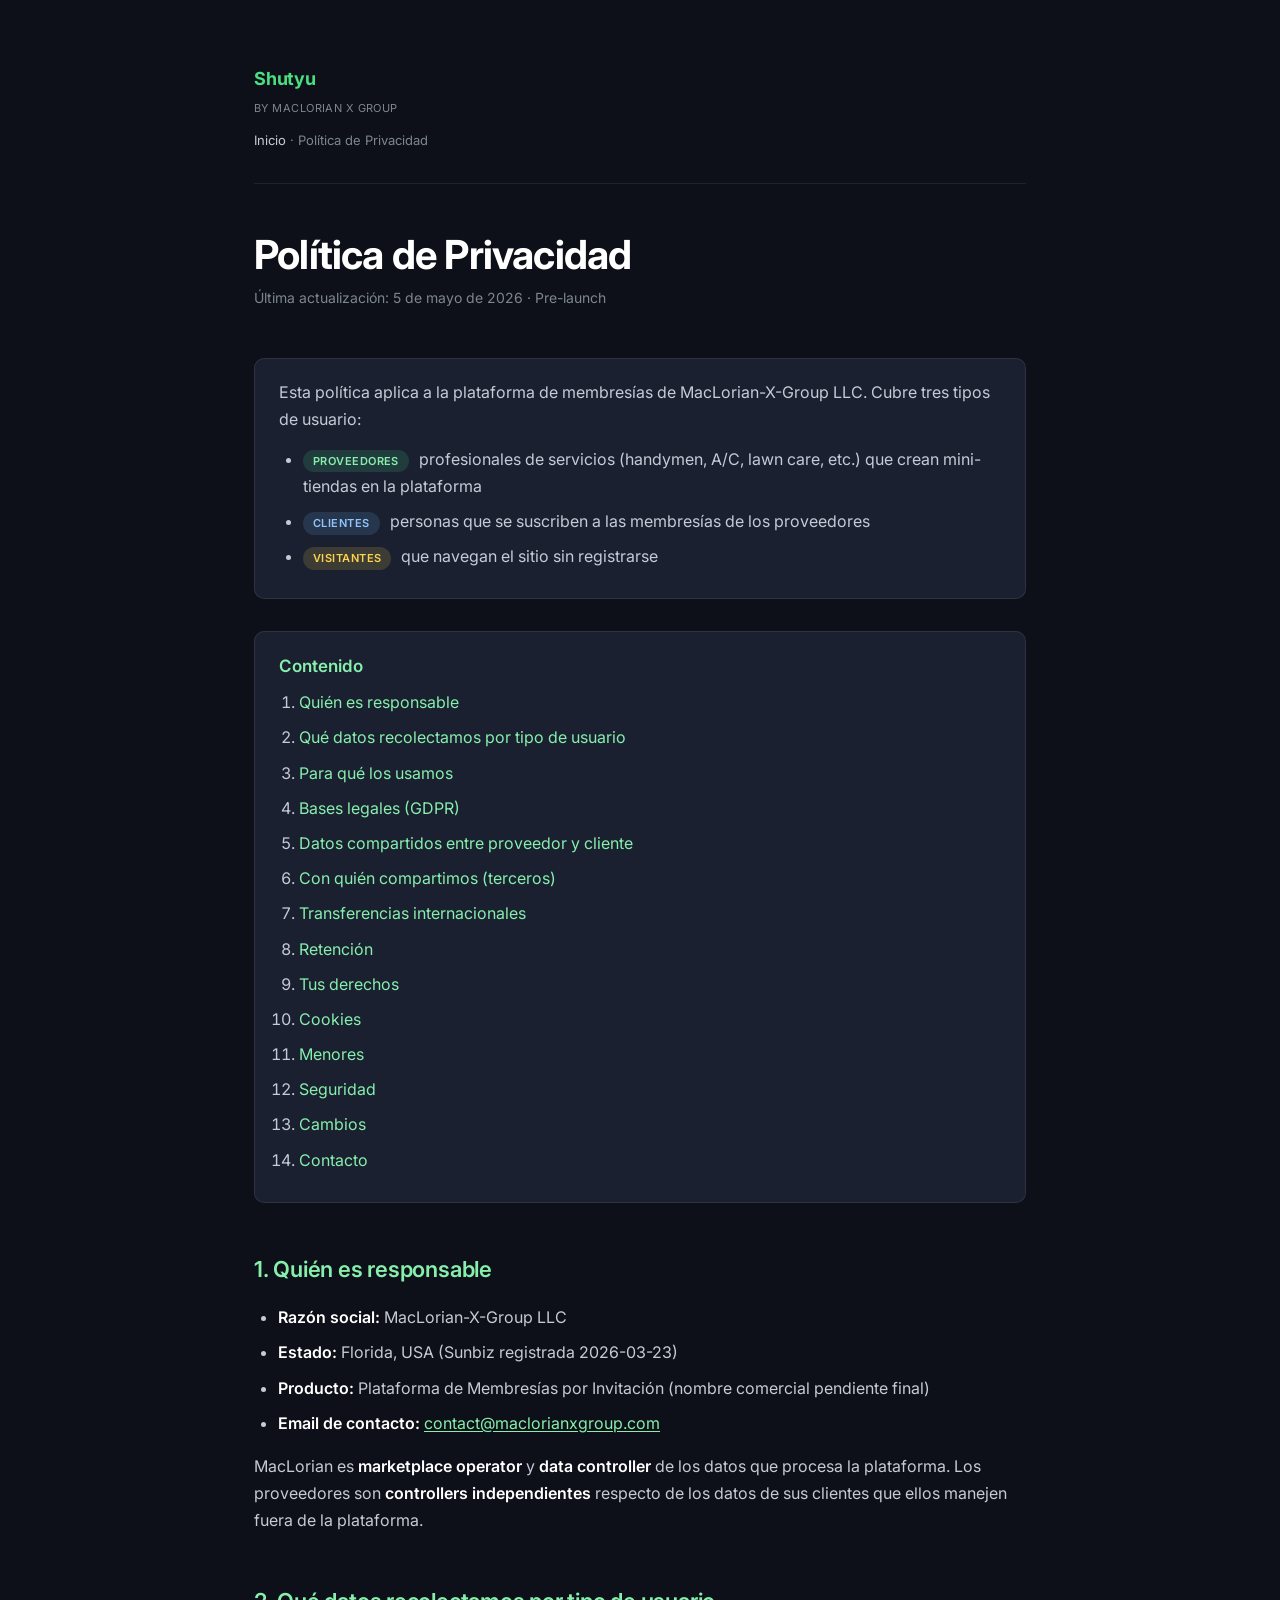
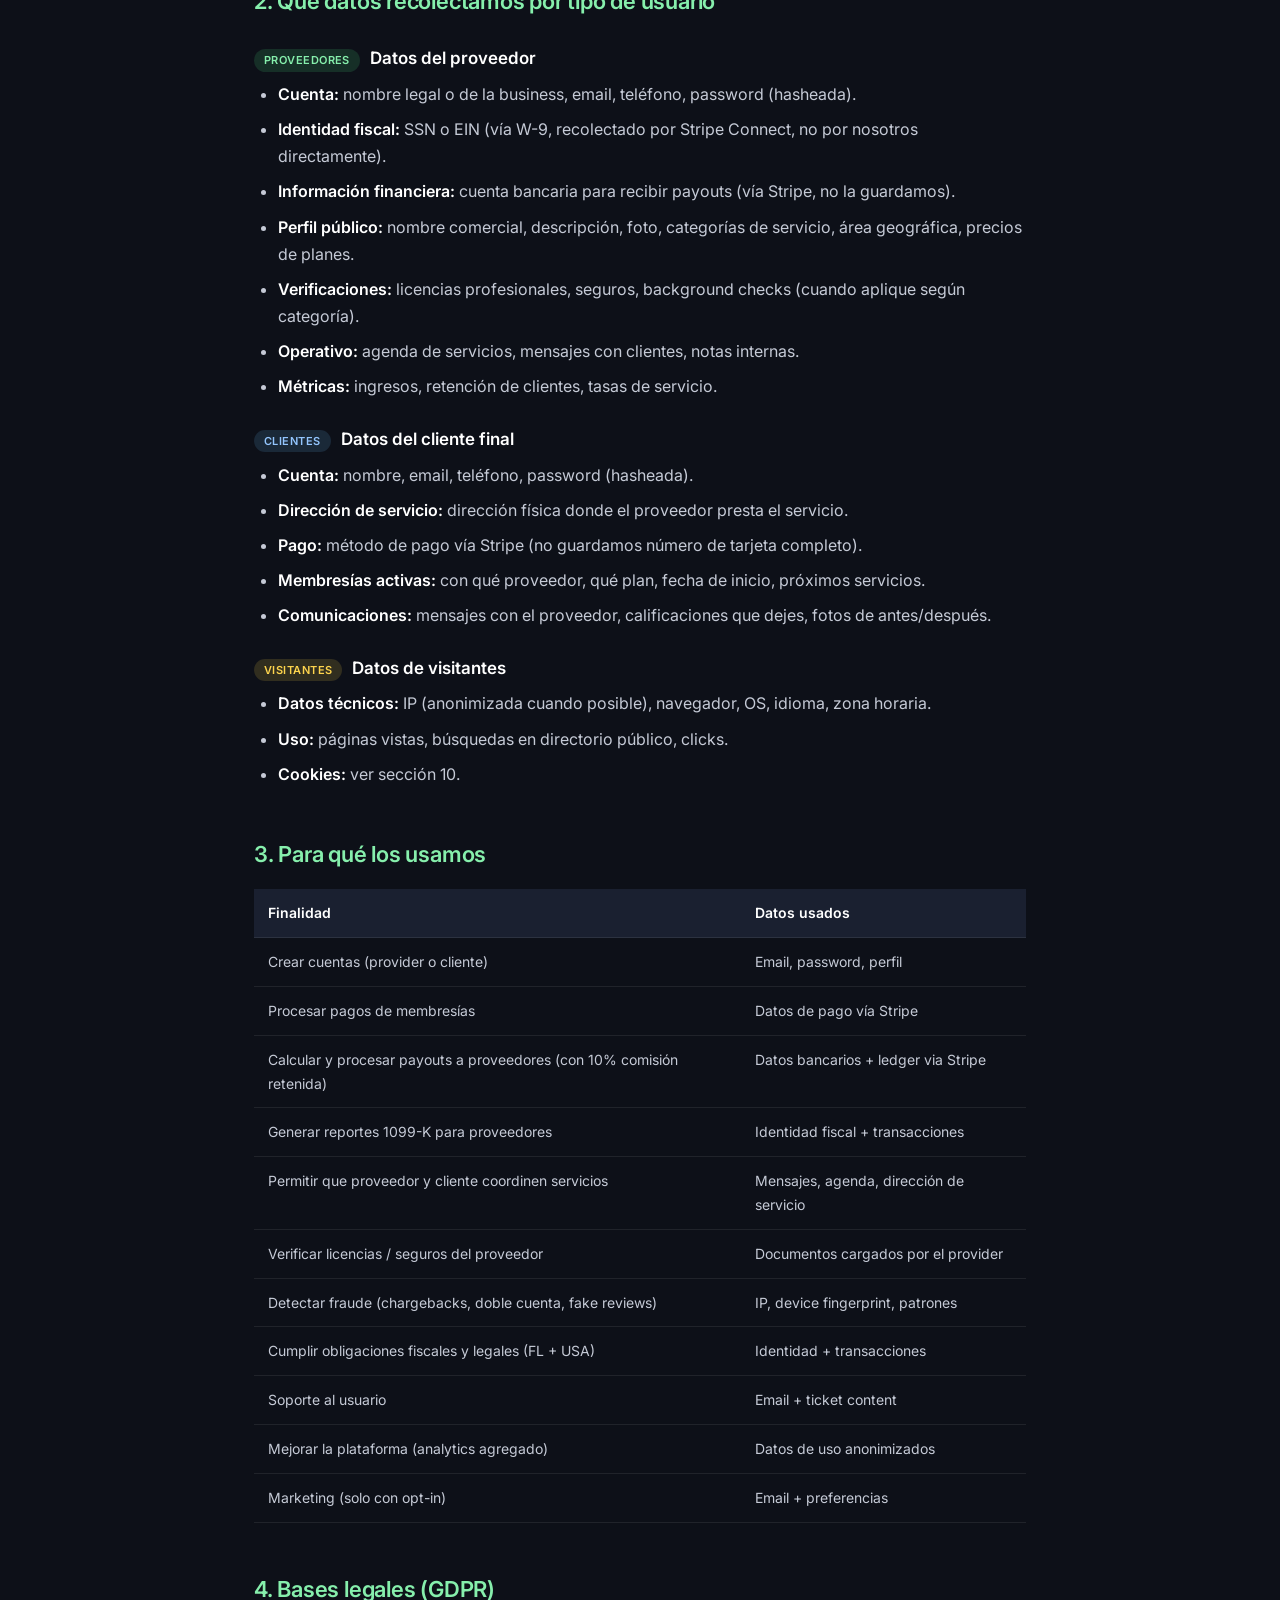
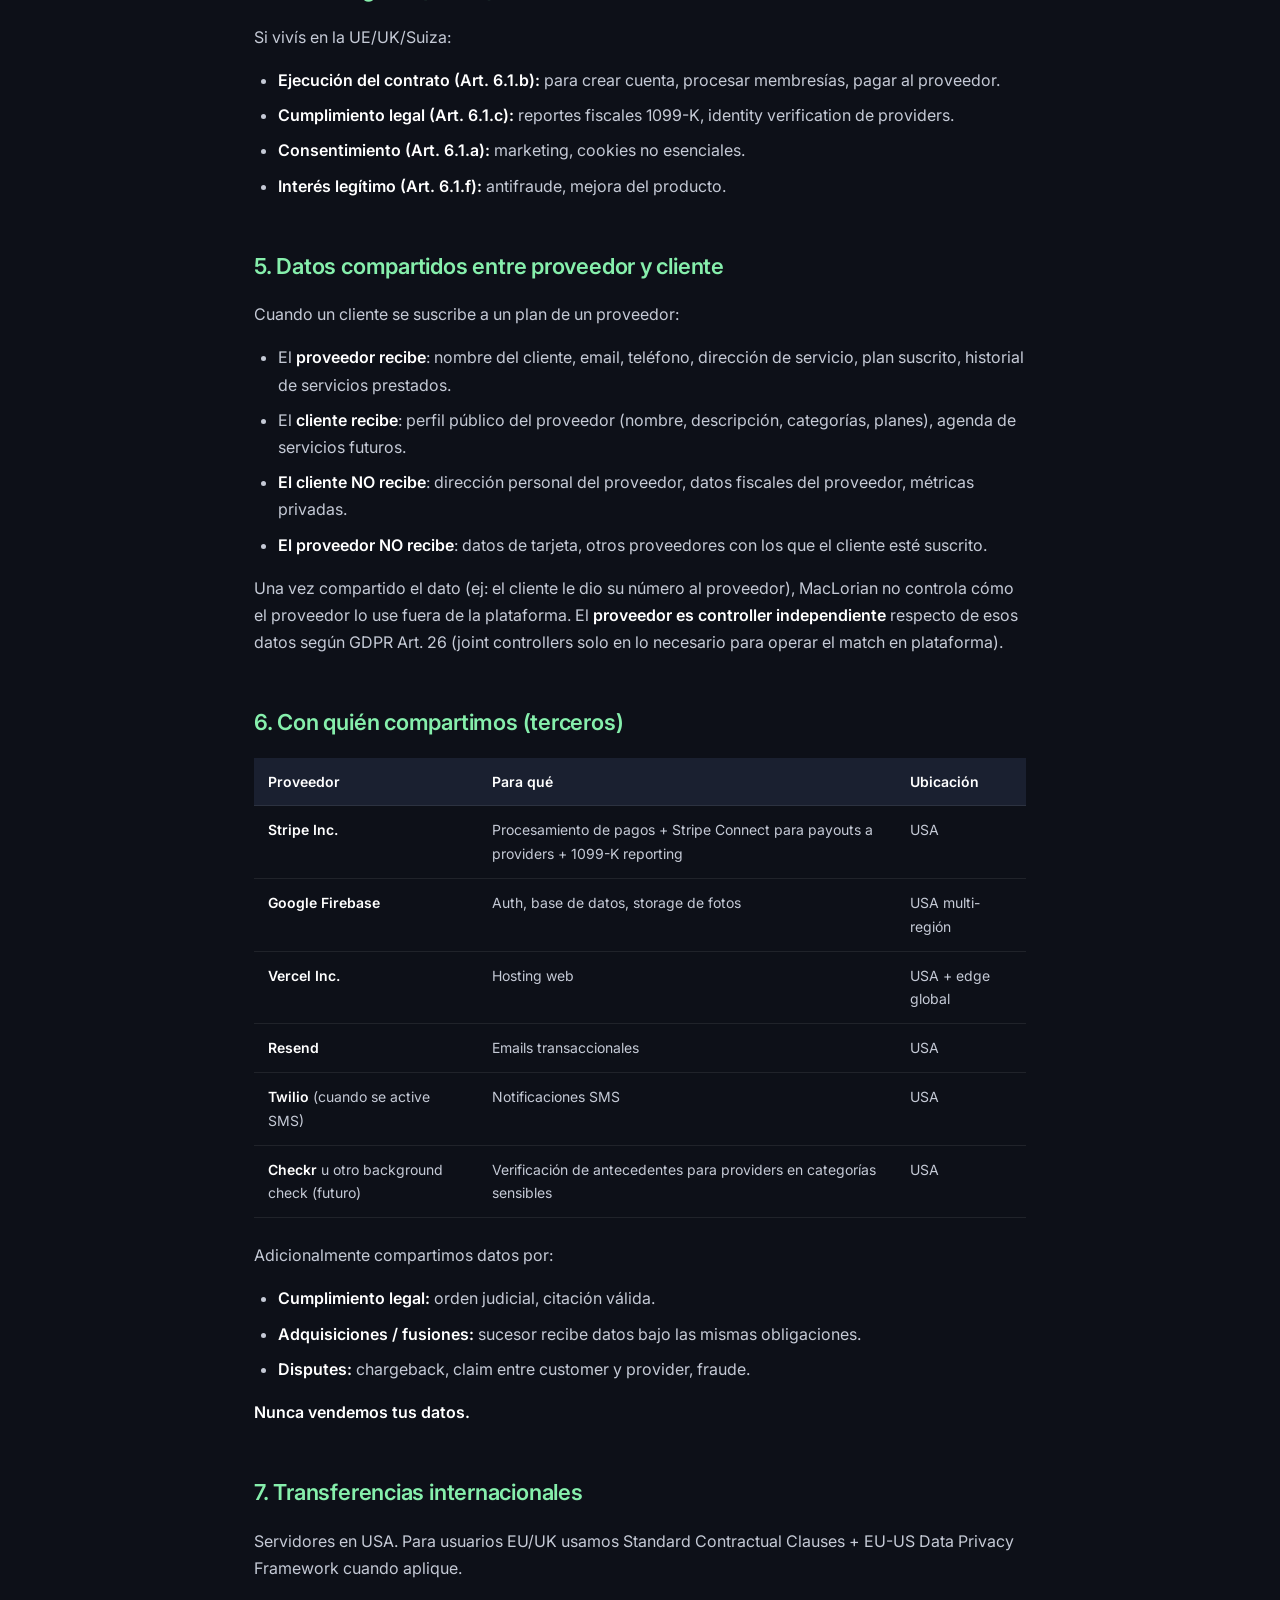
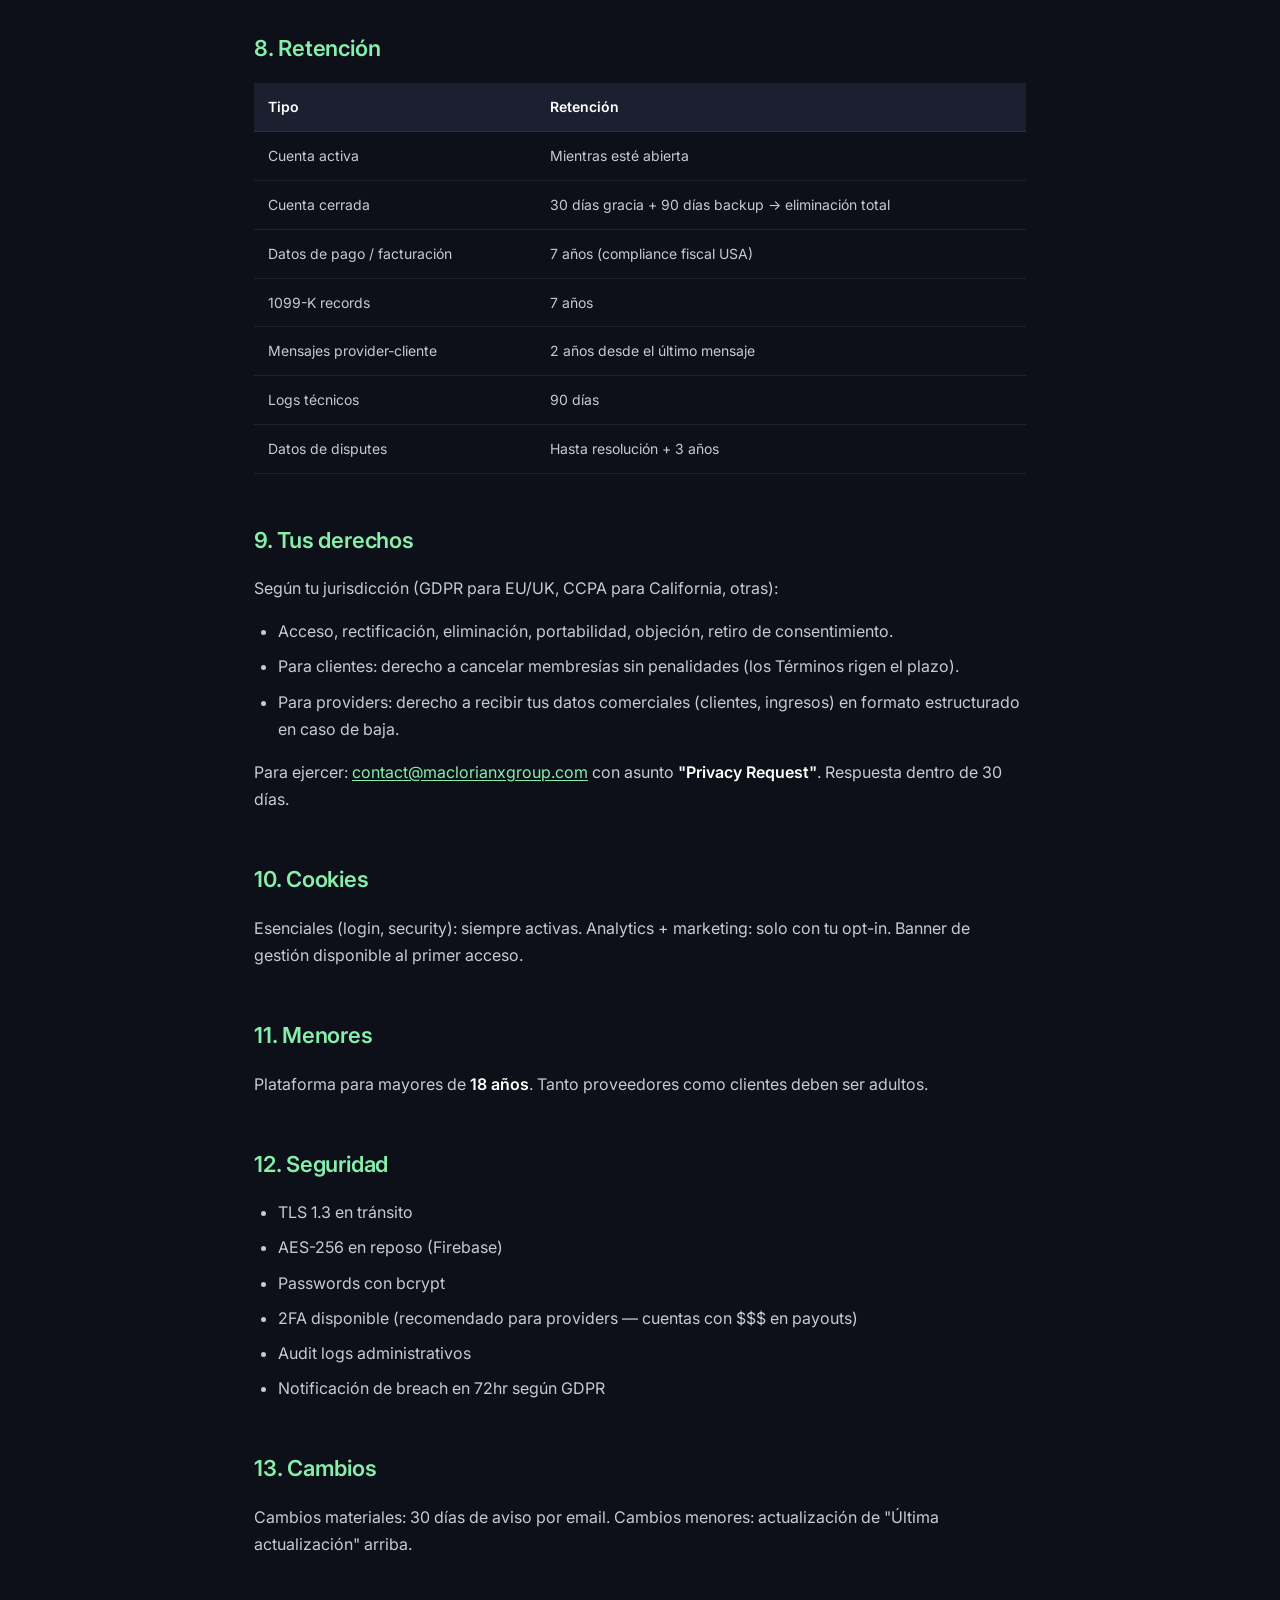
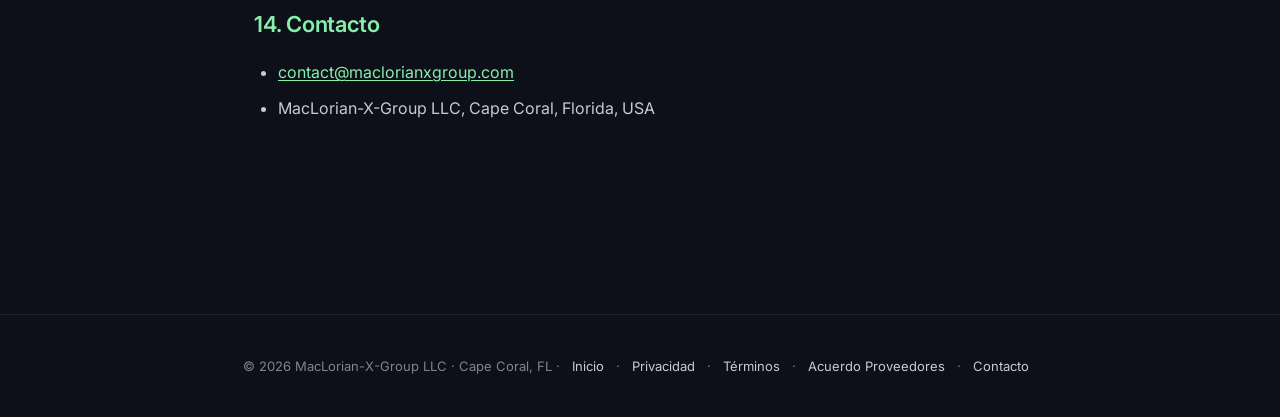
<file: campana-web/privacy/index.html>
<!DOCTYPE html>
<html lang="es">
<head>
<meta charset="UTF-8">
<meta name="viewport" content="width=device-width, initial-scale=1.0">
<meta name="description" content="Política de Privacidad de la plataforma de membresías de MacLorian X Group. Cómo manejamos los datos de proveedores y clientes.">
<meta name="theme-color" content="#0d1018">
<title>Política de Privacidad · Shutyu · MacLorian X Group</title>
<link rel="preconnect" href="https://fonts.googleapis.com">
<link rel="preconnect" href="https://fonts.gstatic.com" crossorigin>
<link href="https://fonts.googleapis.com/css2?family=Inter:wght@400;500;600;700&display=swap" rel="stylesheet">
<style>
:root {
  --bg: #0d1018;
  --bg-2: #131722;
  --surface: #1a2030;
  --surface-elev: #232a3d;
  --ink: #ffffff;
  --ink-soft: #c5cad6;
  --ink-mute: #7d8590;
  --rule: rgba(255,255,255,0.08);
  --accent: #4ade80;
  --accent-soft: #86efac;
  --warn: #fbbf24;
}
* { box-sizing: border-box; margin: 0; padding: 0; }
html { scroll-behavior: smooth; }
body { font-family: 'Inter', system-ui, -apple-system, sans-serif; background: var(--bg); color: var(--ink); line-height: 1.7; font-size: 16px; min-height: 100vh; }
.container { max-width: 820px; margin: 0 auto; padding: 64px 24px 96px; }
header { padding-bottom: 32px; border-bottom: 1px solid var(--rule); margin-bottom: 48px; }
.brand { font-size: 18px; font-weight: 700; color: var(--accent); letter-spacing: -0.01em; }
.brand a { color: inherit; text-decoration: none; }
.brand small { display: block; font-size: 11px; color: var(--ink-mute); font-weight: 400; margin-top: 4px; letter-spacing: 0.04em; text-transform: uppercase; }
.crumb { color: var(--ink-mute); font-size: 13px; margin-top: 12px; }
.crumb a { color: var(--ink-soft); text-decoration: none; }
.crumb a:hover { color: var(--accent); }
h1 { font-size: clamp(30px, 5vw, 40px); font-weight: 700; letter-spacing: -0.02em; margin: 32px 0 8px; line-height: 1.15; }
.updated { color: var(--ink-mute); font-size: 14px; margin-bottom: 48px; }
h2 { font-size: 22px; font-weight: 600; margin: 48px 0 16px; color: var(--accent-soft); letter-spacing: -0.01em; }
h3 { font-size: 17px; font-weight: 600; margin: 24px 0 8px; color: var(--ink); }
p { margin-bottom: 16px; color: var(--ink-soft); }
ul, ol { padding-left: 24px; margin-bottom: 16px; color: var(--ink-soft); }
li { margin-bottom: 8px; }
strong { color: var(--ink); font-weight: 600; }
a { color: var(--accent-soft); text-decoration: underline; text-underline-offset: 2px; }
a:hover { color: var(--accent); }
table { width: 100%; border-collapse: collapse; margin: 16px 0 24px; font-size: 14px; }
th, td { padding: 12px 14px; border-bottom: 1px solid var(--rule); text-align: left; vertical-align: top; }
th { background: var(--surface); color: var(--ink); font-weight: 600; }
td { color: var(--ink-soft); }
.box { background: var(--surface); border: 1px solid var(--rule); border-radius: 10px; padding: 20px 24px; margin: 24px 0; }
.box.warn { border-color: rgba(251,191,36,0.35); background: rgba(251,191,36,0.06); }
.toc { background: var(--surface); border: 1px solid var(--rule); border-radius: 10px; padding: 20px 24px; margin: 32px 0; }
.toc h3 { margin-top: 0; color: var(--accent-soft); }
.toc ol { margin: 8px 0 0; padding-left: 20px; }
.toc a { text-decoration: none; }
.role { display: inline-block; padding: 2px 10px; border-radius: 999px; font-size: 11px; font-weight: 600; letter-spacing: 0.04em; text-transform: uppercase; margin-right: 6px; }
.role.p { background: rgba(74,222,128,0.15); color: var(--accent-soft); }
.role.c { background: rgba(99,179,237,0.15); color: #93c5fd; }
.role.b { background: rgba(252,211,77,0.15); color: #fcd34d; }
footer { padding: 40px 24px; text-align: center; color: var(--ink-mute); font-size: 13px; border-top: 1px solid var(--rule); margin-top: 80px; }
footer a { color: var(--ink-soft); text-decoration: none; margin: 0 8px; }
footer a:hover { color: var(--accent); }
</style>
</head>
<body>
<div class="container">
<header>
  <div class="brand"><a href="/">Shutyu</a><small>by MacLorian X Group</small></div>
  <div class="crumb"><a href="/">Inicio</a> · Política de Privacidad</div>
</header>

<h1>Política de Privacidad</h1>
<div class="updated">Última actualización: 5 de mayo de 2026 · Pre-launch</div>

<div class="box">
<p style="margin: 0;">Esta política aplica a la plataforma de membresías de MacLorian-X-Group LLC. Cubre tres tipos de usuario:</p>
<ul style="margin: 12px 0 0;">
  <li><span class="role p">Proveedores</span> profesionales de servicios (handymen, A/C, lawn care, etc.) que crean mini-tiendas en la plataforma</li>
  <li><span class="role c">Clientes</span> personas que se suscriben a las membresías de los proveedores</li>
  <li><span class="role b">Visitantes</span> que navegan el sitio sin registrarse</li>
</ul>
</div>

<div class="toc">
<h3>Contenido</h3>
<ol>
  <li><a href="#1">Quién es responsable</a></li>
  <li><a href="#2">Qué datos recolectamos por tipo de usuario</a></li>
  <li><a href="#3">Para qué los usamos</a></li>
  <li><a href="#4">Bases legales (GDPR)</a></li>
  <li><a href="#5">Datos compartidos entre proveedor y cliente</a></li>
  <li><a href="#6">Con quién compartimos (terceros)</a></li>
  <li><a href="#7">Transferencias internacionales</a></li>
  <li><a href="#8">Retención</a></li>
  <li><a href="#9">Tus derechos</a></li>
  <li><a href="#10">Cookies</a></li>
  <li><a href="#11">Menores</a></li>
  <li><a href="#12">Seguridad</a></li>
  <li><a href="#13">Cambios</a></li>
  <li><a href="#14">Contacto</a></li>
</ol>
</div>

<h2 id="1">1. Quién es responsable</h2>
<ul>
  <li><strong>Razón social:</strong> MacLorian-X-Group LLC</li>
  <li><strong>Estado:</strong> Florida, USA (Sunbiz registrada 2026-03-23)</li>
  <li><strong>Producto:</strong> Plataforma de Membresías por Invitación (nombre comercial pendiente final)</li>
  <li><strong>Email de contacto:</strong> <a href="mailto:contact@maclorianxgroup.com">contact@maclorianxgroup.com</a></li>
</ul>
<p>MacLorian es <strong>marketplace operator</strong> y <strong>data controller</strong> de los datos que procesa la plataforma. Los proveedores son <strong>controllers independientes</strong> respecto de los datos de sus clientes que ellos manejen fuera de la plataforma.</p>

<h2 id="2">2. Qué datos recolectamos por tipo de usuario</h2>

<h3><span class="role p">Proveedores</span> Datos del proveedor</h3>
<ul>
  <li><strong>Cuenta:</strong> nombre legal o de la business, email, teléfono, password (hasheada).</li>
  <li><strong>Identidad fiscal:</strong> SSN o EIN (vía W-9, recolectado por Stripe Connect, no por nosotros directamente).</li>
  <li><strong>Información financiera:</strong> cuenta bancaria para recibir payouts (vía Stripe, no la guardamos).</li>
  <li><strong>Perfil público:</strong> nombre comercial, descripción, foto, categorías de servicio, área geográfica, precios de planes.</li>
  <li><strong>Verificaciones:</strong> licencias profesionales, seguros, background checks (cuando aplique según categoría).</li>
  <li><strong>Operativo:</strong> agenda de servicios, mensajes con clientes, notas internas.</li>
  <li><strong>Métricas:</strong> ingresos, retención de clientes, tasas de servicio.</li>
</ul>

<h3><span class="role c">Clientes</span> Datos del cliente final</h3>
<ul>
  <li><strong>Cuenta:</strong> nombre, email, teléfono, password (hasheada).</li>
  <li><strong>Dirección de servicio:</strong> dirección física donde el proveedor presta el servicio.</li>
  <li><strong>Pago:</strong> método de pago vía Stripe (no guardamos número de tarjeta completo).</li>
  <li><strong>Membresías activas:</strong> con qué proveedor, qué plan, fecha de inicio, próximos servicios.</li>
  <li><strong>Comunicaciones:</strong> mensajes con el proveedor, calificaciones que dejes, fotos de antes/después.</li>
</ul>

<h3><span class="role b">Visitantes</span> Datos de visitantes</h3>
<ul>
  <li><strong>Datos técnicos:</strong> IP (anonimizada cuando posible), navegador, OS, idioma, zona horaria.</li>
  <li><strong>Uso:</strong> páginas vistas, búsquedas en directorio público, clicks.</li>
  <li><strong>Cookies:</strong> ver sección 10.</li>
</ul>

<h2 id="3">3. Para qué los usamos</h2>
<table>
<thead><tr><th>Finalidad</th><th>Datos usados</th></tr></thead>
<tbody>
<tr><td>Crear cuentas (provider o cliente)</td><td>Email, password, perfil</td></tr>
<tr><td>Procesar pagos de membresías</td><td>Datos de pago vía Stripe</td></tr>
<tr><td>Calcular y procesar payouts a proveedores (con 10% comisión retenida)</td><td>Datos bancarios + ledger via Stripe</td></tr>
<tr><td>Generar reportes 1099-K para proveedores</td><td>Identidad fiscal + transacciones</td></tr>
<tr><td>Permitir que proveedor y cliente coordinen servicios</td><td>Mensajes, agenda, dirección de servicio</td></tr>
<tr><td>Verificar licencias / seguros del proveedor</td><td>Documentos cargados por el provider</td></tr>
<tr><td>Detectar fraude (chargebacks, doble cuenta, fake reviews)</td><td>IP, device fingerprint, patrones</td></tr>
<tr><td>Cumplir obligaciones fiscales y legales (FL + USA)</td><td>Identidad + transacciones</td></tr>
<tr><td>Soporte al usuario</td><td>Email + ticket content</td></tr>
<tr><td>Mejorar la plataforma (analytics agregado)</td><td>Datos de uso anonimizados</td></tr>
<tr><td>Marketing (solo con opt-in)</td><td>Email + preferencias</td></tr>
</tbody>
</table>

<h2 id="4">4. Bases legales (GDPR)</h2>
<p>Si vivís en la UE/UK/Suiza:</p>
<ul>
  <li><strong>Ejecución del contrato (Art. 6.1.b):</strong> para crear cuenta, procesar membresías, pagar al proveedor.</li>
  <li><strong>Cumplimiento legal (Art. 6.1.c):</strong> reportes fiscales 1099-K, identity verification de providers.</li>
  <li><strong>Consentimiento (Art. 6.1.a):</strong> marketing, cookies no esenciales.</li>
  <li><strong>Interés legítimo (Art. 6.1.f):</strong> antifraude, mejora del producto.</li>
</ul>

<h2 id="5">5. Datos compartidos entre proveedor y cliente</h2>
<p>Cuando un cliente se suscribe a un plan de un proveedor:</p>
<ul>
  <li>El <strong>proveedor recibe</strong>: nombre del cliente, email, teléfono, dirección de servicio, plan suscrito, historial de servicios prestados.</li>
  <li>El <strong>cliente recibe</strong>: perfil público del proveedor (nombre, descripción, categorías, planes), agenda de servicios futuros.</li>
  <li><strong>El cliente NO recibe</strong>: dirección personal del proveedor, datos fiscales del proveedor, métricas privadas.</li>
  <li><strong>El proveedor NO recibe</strong>: datos de tarjeta, otros proveedores con los que el cliente esté suscrito.</li>
</ul>
<p>Una vez compartido el dato (ej: el cliente le dio su número al proveedor), MacLorian no controla cómo el proveedor lo use fuera de la plataforma. El <strong>proveedor es controller independiente</strong> respecto de esos datos según GDPR Art. 26 (joint controllers solo en lo necesario para operar el match en plataforma).</p>

<h2 id="6">6. Con quién compartimos (terceros)</h2>
<table>
<thead><tr><th>Proveedor</th><th>Para qué</th><th>Ubicación</th></tr></thead>
<tbody>
<tr><td><strong>Stripe Inc.</strong></td><td>Procesamiento de pagos + Stripe Connect para payouts a providers + 1099-K reporting</td><td>USA</td></tr>
<tr><td><strong>Google Firebase</strong></td><td>Auth, base de datos, storage de fotos</td><td>USA multi-región</td></tr>
<tr><td><strong>Vercel Inc.</strong></td><td>Hosting web</td><td>USA + edge global</td></tr>
<tr><td><strong>Resend</strong></td><td>Emails transaccionales</td><td>USA</td></tr>
<tr><td><strong>Twilio</strong> (cuando se active SMS)</td><td>Notificaciones SMS</td><td>USA</td></tr>
<tr><td><strong>Checkr</strong> u otro background check (futuro)</td><td>Verificación de antecedentes para providers en categorías sensibles</td><td>USA</td></tr>
</tbody>
</table>
<p>Adicionalmente compartimos datos por:</p>
<ul>
  <li><strong>Cumplimiento legal:</strong> orden judicial, citación válida.</li>
  <li><strong>Adquisiciones / fusiones:</strong> sucesor recibe datos bajo las mismas obligaciones.</li>
  <li><strong>Disputes:</strong> chargeback, claim entre customer y provider, fraude.</li>
</ul>
<p><strong>Nunca vendemos tus datos.</strong></p>

<h2 id="7">7. Transferencias internacionales</h2>
<p>Servidores en USA. Para usuarios EU/UK usamos Standard Contractual Clauses + EU-US Data Privacy Framework cuando aplique.</p>

<h2 id="8">8. Retención</h2>
<table>
<thead><tr><th>Tipo</th><th>Retención</th></tr></thead>
<tbody>
<tr><td>Cuenta activa</td><td>Mientras esté abierta</td></tr>
<tr><td>Cuenta cerrada</td><td>30 días gracia + 90 días backup → eliminación total</td></tr>
<tr><td>Datos de pago / facturación</td><td>7 años (compliance fiscal USA)</td></tr>
<tr><td>1099-K records</td><td>7 años</td></tr>
<tr><td>Mensajes provider-cliente</td><td>2 años desde el último mensaje</td></tr>
<tr><td>Logs técnicos</td><td>90 días</td></tr>
<tr><td>Datos de disputes</td><td>Hasta resolución + 3 años</td></tr>
</tbody>
</table>

<h2 id="9">9. Tus derechos</h2>
<p>Según tu jurisdicción (GDPR para EU/UK, CCPA para California, otras):</p>
<ul>
  <li>Acceso, rectificación, eliminación, portabilidad, objeción, retiro de consentimiento.</li>
  <li>Para clientes: derecho a cancelar membresías sin penalidades (los Términos rigen el plazo).</li>
  <li>Para providers: derecho a recibir tus datos comerciales (clientes, ingresos) en formato estructurado en caso de baja.</li>
</ul>
<p>Para ejercer: <a href="mailto:contact@maclorianxgroup.com">contact@maclorianxgroup.com</a> con asunto <strong>"Privacy Request"</strong>. Respuesta dentro de 30 días.</p>

<h2 id="10">10. Cookies</h2>
<p>Esenciales (login, security): siempre activas. Analytics + marketing: solo con tu opt-in. Banner de gestión disponible al primer acceso.</p>

<h2 id="11">11. Menores</h2>
<p>Plataforma para mayores de <strong>18 años</strong>. Tanto proveedores como clientes deben ser adultos.</p>

<h2 id="12">12. Seguridad</h2>
<ul>
  <li>TLS 1.3 en tránsito</li>
  <li>AES-256 en reposo (Firebase)</li>
  <li>Passwords con bcrypt</li>
  <li>2FA disponible (recomendado para providers — cuentas con $$$ en payouts)</li>
  <li>Audit logs administrativos</li>
  <li>Notificación de breach en 72hr según GDPR</li>
</ul>

<h2 id="13">13. Cambios</h2>
<p>Cambios materiales: 30 días de aviso por email. Cambios menores: actualización de "Última actualización" arriba.</p>

<h2 id="14">14. Contacto</h2>
<ul>
  <li><a href="mailto:contact@maclorianxgroup.com">contact@maclorianxgroup.com</a></li>
  <li>MacLorian-X-Group LLC, Cape Coral, Florida, USA</li>
</ul>

</div>
<footer>
  © 2026 MacLorian-X-Group LLC · Cape Coral, FL ·
  <a href="/">Inicio</a> ·
  <a href="/privacy">Privacidad</a> ·
  <a href="/terms">Términos</a> ·
  <a href="/provider-agreement">Acuerdo Proveedores</a> ·
  <a href="mailto:contact@maclorianxgroup.com">Contacto</a>
</footer>
</body>
</html>
</file>
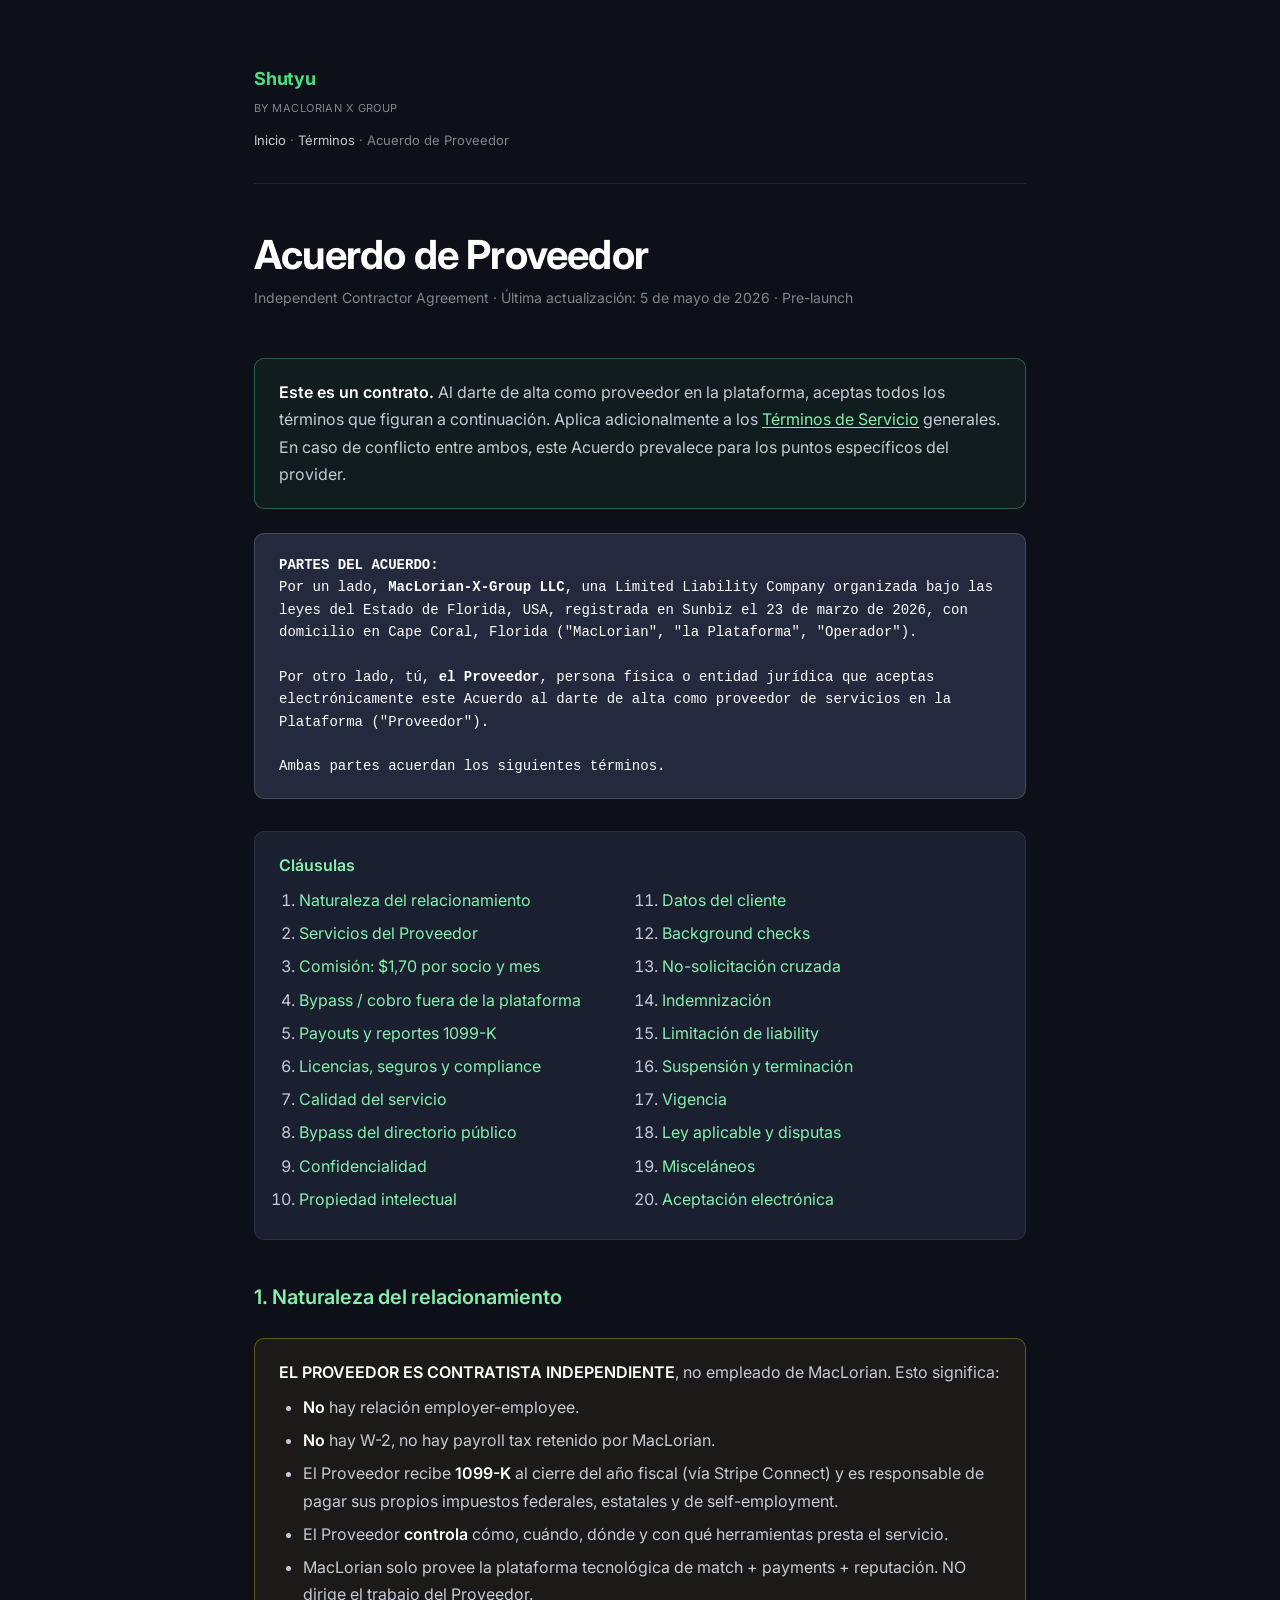
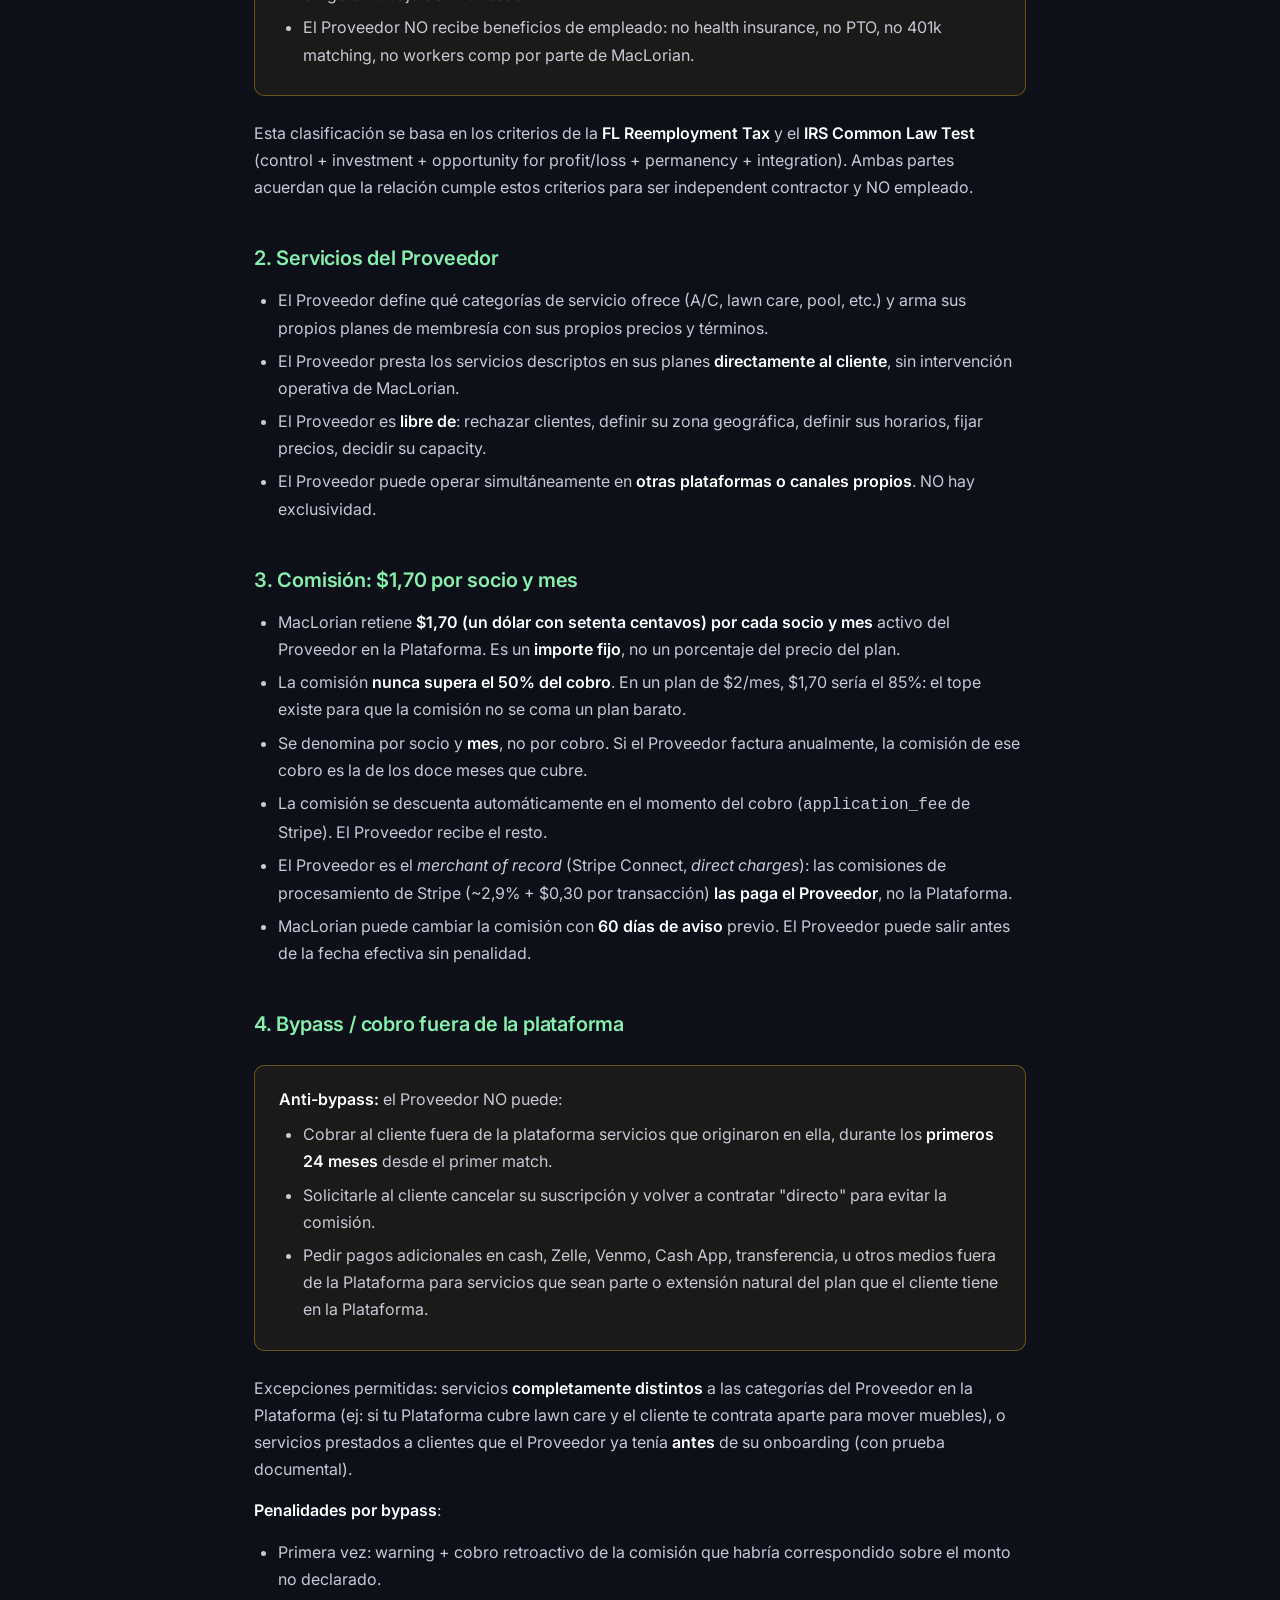
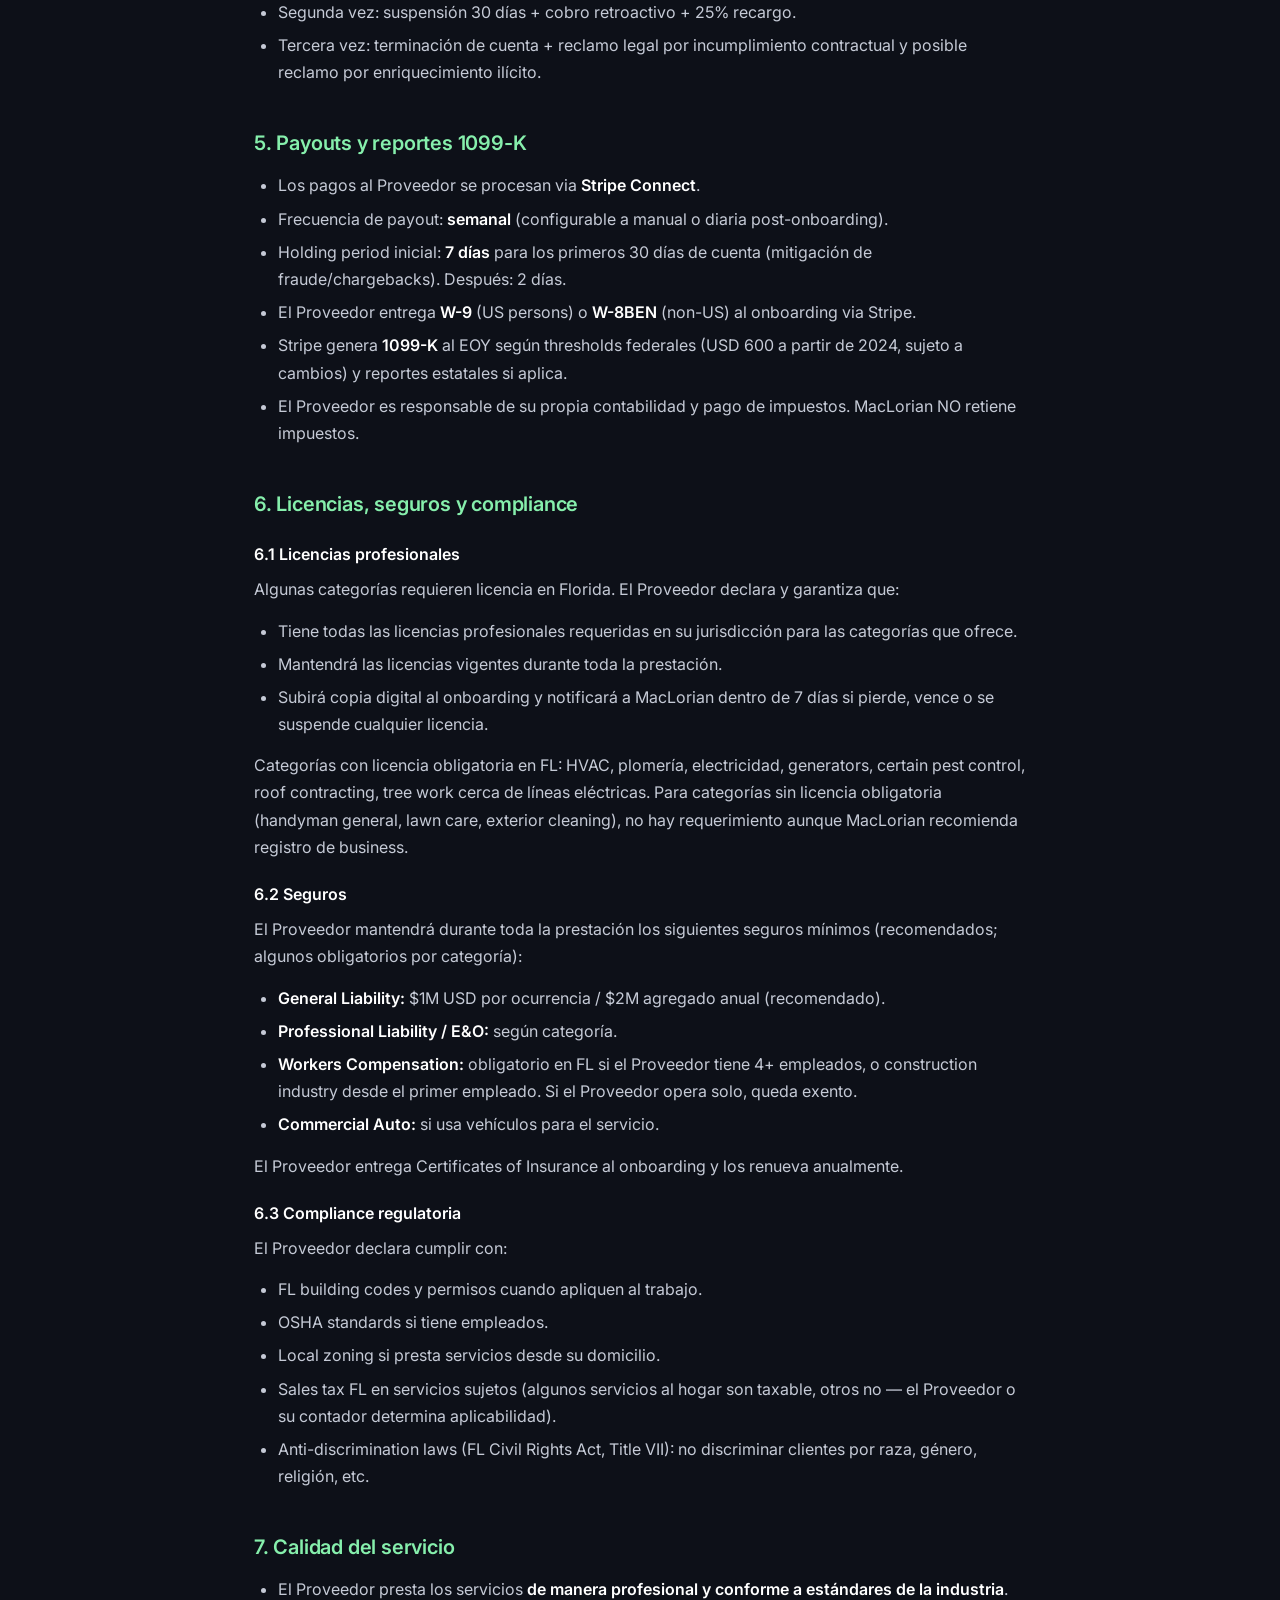
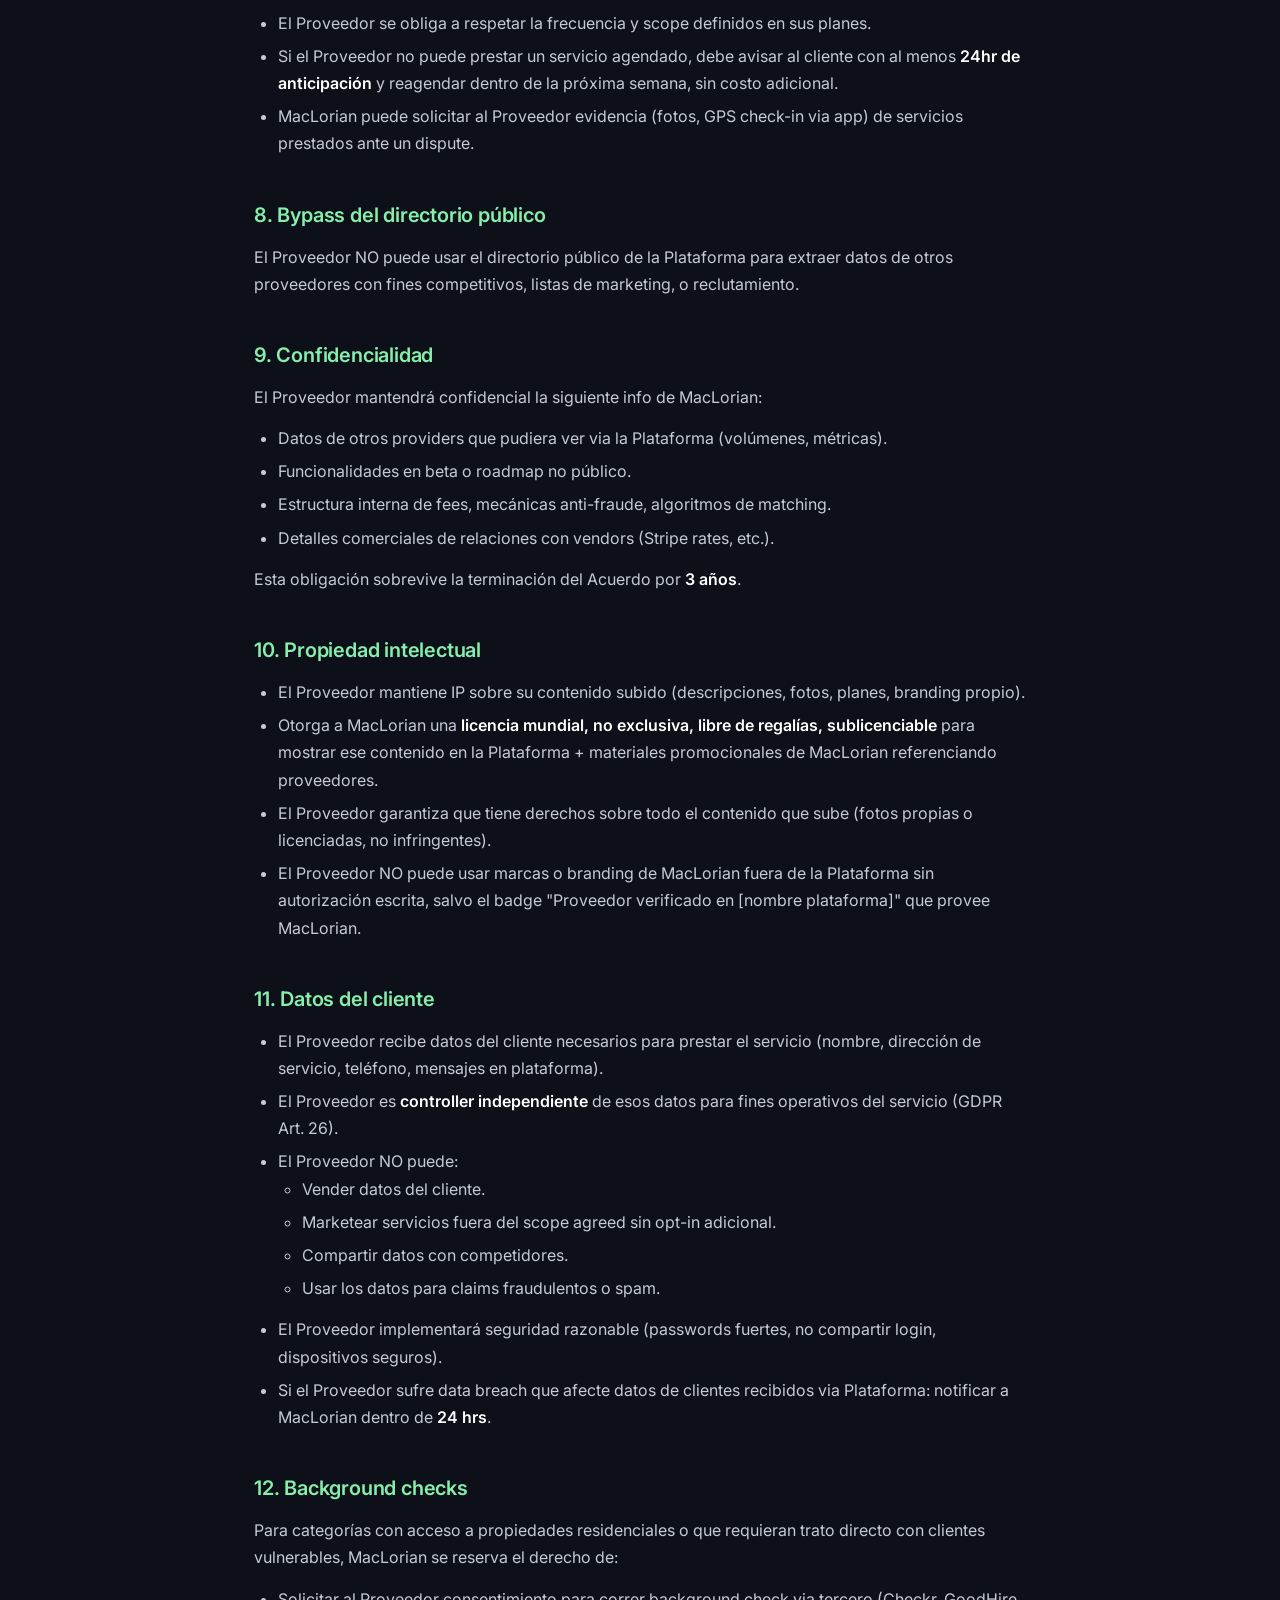
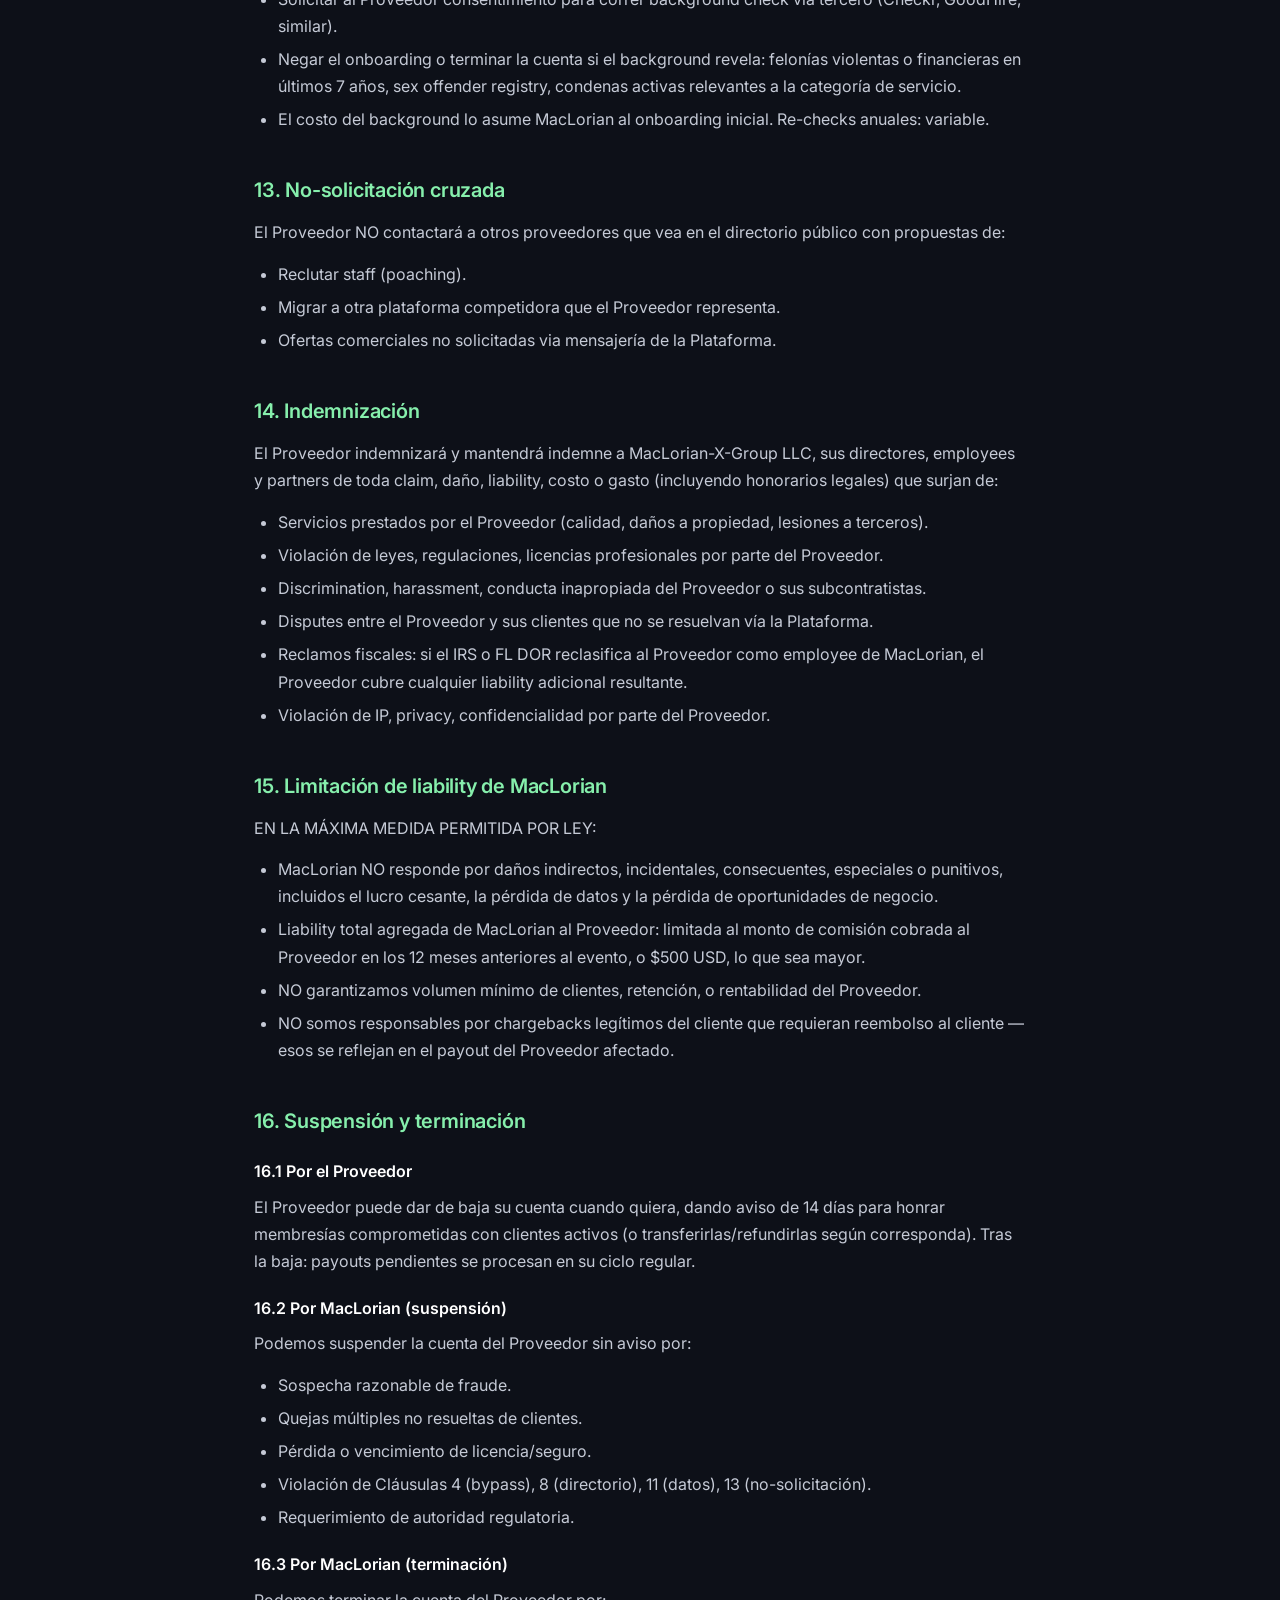
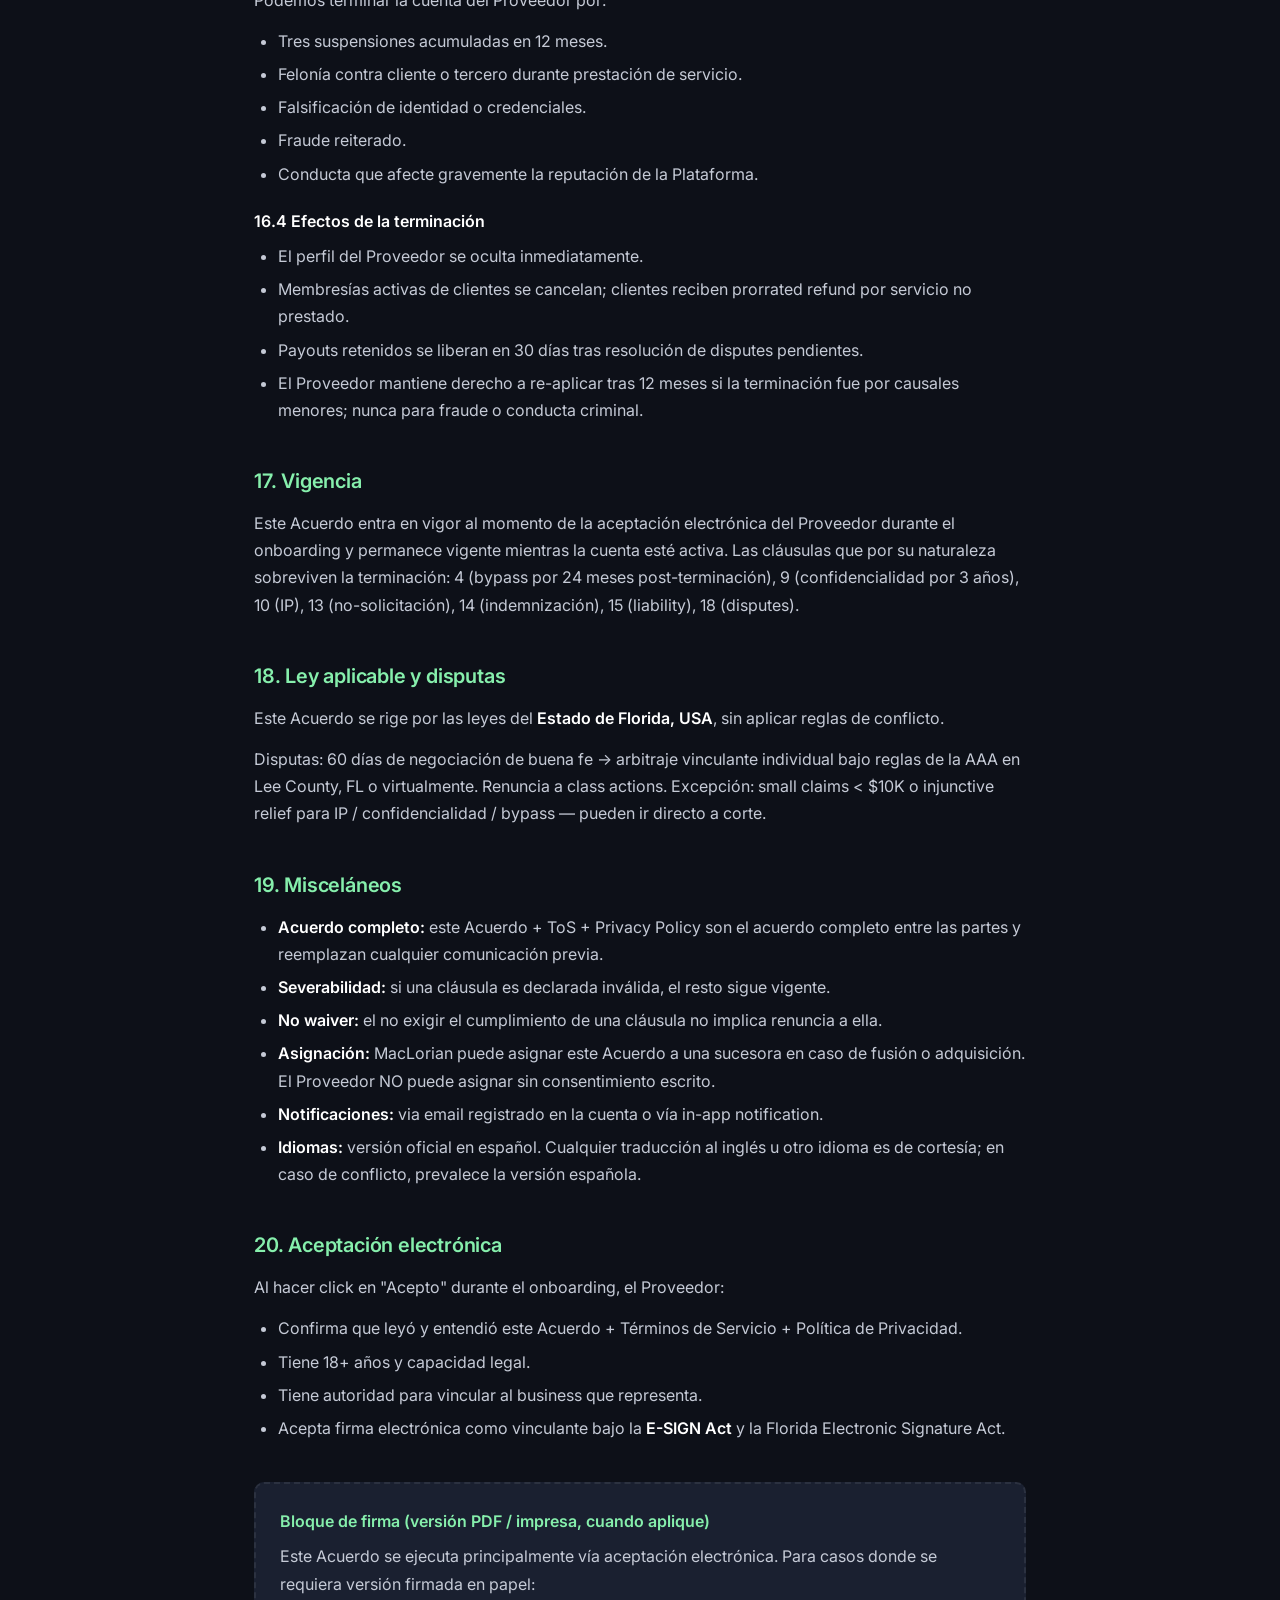
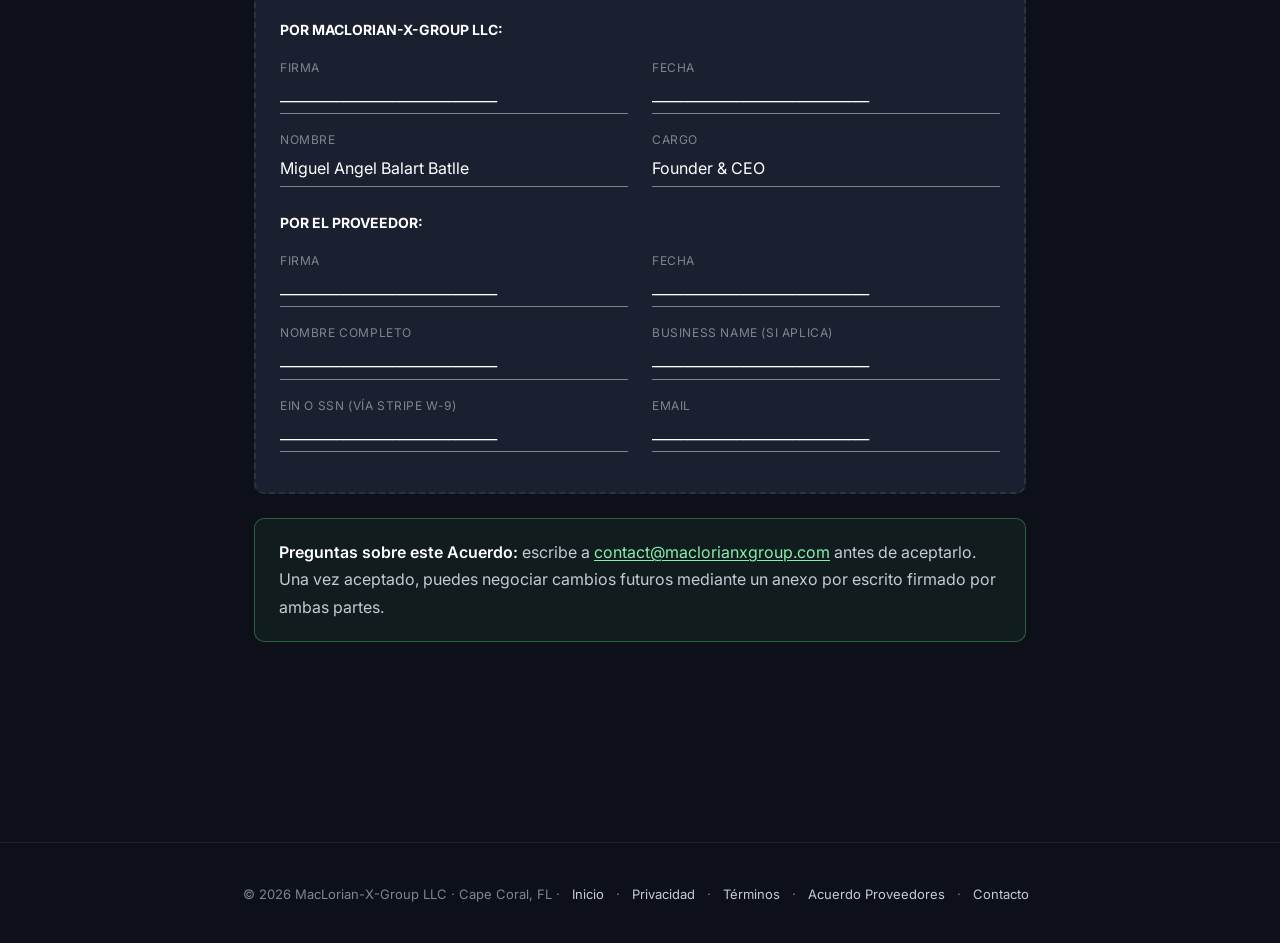
<file: campana-web/provider-agreement/index.html>
<!DOCTYPE html>
<html lang="es">
<head>
<meta charset="UTF-8">
<meta name="viewport" content="width=device-width, initial-scale=1.0">
<meta name="description" content="Acuerdo de Proveedor (Independent Contractor Agreement) entre MacLorian-X-Group LLC y proveedores de servicios en la plataforma de membresías.">
<meta name="theme-color" content="#0d1018">
<title>Acuerdo de Proveedor · Shutyu · MacLorian X Group</title>
<link rel="preconnect" href="https://fonts.googleapis.com">
<link rel="preconnect" href="https://fonts.gstatic.com" crossorigin>
<link href="https://fonts.googleapis.com/css2?family=Inter:wght@400;500;600;700&display=swap" rel="stylesheet">
<style>
:root {
  --bg: #0d1018;
  --bg-2: #131722;
  --surface: #1a2030;
  --surface-elev: #232a3d;
  --ink: #ffffff;
  --ink-soft: #c5cad6;
  --ink-mute: #7d8590;
  --rule: rgba(255,255,255,0.08);
  --accent: #4ade80;
  --accent-soft: #86efac;
  --warn: #fbbf24;
}
* { box-sizing: border-box; margin: 0; padding: 0; }
html { scroll-behavior: smooth; }
body { font-family: 'Inter', system-ui, -apple-system, sans-serif; background: var(--bg); color: var(--ink); line-height: 1.7; font-size: 16px; min-height: 100vh; }
.container { max-width: 820px; margin: 0 auto; padding: 64px 24px 96px; }
header { padding-bottom: 32px; border-bottom: 1px solid var(--rule); margin-bottom: 48px; }
.brand { font-size: 18px; font-weight: 700; color: var(--accent); letter-spacing: -0.01em; }
.brand a { color: inherit; text-decoration: none; }
.brand small { display: block; font-size: 11px; color: var(--ink-mute); font-weight: 400; margin-top: 4px; letter-spacing: 0.04em; text-transform: uppercase; }
.crumb { color: var(--ink-mute); font-size: 13px; margin-top: 12px; }
.crumb a { color: var(--ink-soft); text-decoration: none; }
.crumb a:hover { color: var(--accent); }
h1 { font-size: clamp(30px, 5vw, 40px); font-weight: 700; letter-spacing: -0.02em; margin: 32px 0 8px; line-height: 1.15; }
.updated { color: var(--ink-mute); font-size: 14px; margin-bottom: 48px; }
h2 { font-size: 20px; font-weight: 600; margin: 40px 0 12px; color: var(--accent-soft); letter-spacing: -0.01em; }
h3 { font-size: 16px; font-weight: 600; margin: 20px 0 8px; color: var(--ink); }
p { margin-bottom: 14px; color: var(--ink-soft); }
ul, ol { padding-left: 24px; margin-bottom: 14px; color: var(--ink-soft); }
li { margin-bottom: 6px; }
strong { color: var(--ink); font-weight: 600; }
a { color: var(--accent-soft); text-decoration: underline; text-underline-offset: 2px; }
a:hover { color: var(--accent); }
table { width: 100%; border-collapse: collapse; margin: 16px 0 24px; font-size: 14px; }
th, td { padding: 12px 14px; border-bottom: 1px solid var(--rule); text-align: left; vertical-align: top; }
th { background: var(--surface); color: var(--ink); font-weight: 600; }
td { color: var(--ink-soft); }
.box { background: var(--surface); border: 1px solid var(--rule); border-radius: 10px; padding: 20px 24px; margin: 24px 0; }
.box.warn { border-color: rgba(251,191,36,0.35); background: rgba(251,191,36,0.06); }
.box.notice { border-color: rgba(74,222,128,0.35); background: rgba(74,222,128,0.06); }
.box.legal { border-color: rgba(255,255,255,0.15); background: var(--surface-elev); font-family: 'Courier New', Courier, monospace; font-size: 14px; line-height: 1.6; }
.toc { background: var(--surface); border: 1px solid var(--rule); border-radius: 10px; padding: 20px 24px; margin: 32px 0; }
.toc h3 { margin-top: 0; color: var(--accent-soft); }
.toc ol { margin: 8px 0 0; padding-left: 20px; columns: 2; column-gap: 24px; }
.toc a { text-decoration: none; }
.signature-block { background: var(--surface); border: 2px dashed var(--rule); border-radius: 10px; padding: 24px; margin: 40px 0 24px; }
.signature-block h3 { margin-top: 0; color: var(--accent-soft); }
.sig-line { display: flex; gap: 24px; margin: 16px 0; flex-wrap: wrap; }
.sig-field { flex: 1; min-width: 220px; }
.sig-field label { display: block; font-size: 12px; color: var(--ink-mute); margin-bottom: 4px; text-transform: uppercase; letter-spacing: 0.05em; }
.sig-field .line { border-bottom: 1px solid var(--ink-mute); padding-bottom: 4px; min-height: 28px; }
footer { padding: 40px 24px; text-align: center; color: var(--ink-mute); font-size: 13px; border-top: 1px solid var(--rule); margin-top: 80px; }
footer a { color: var(--ink-soft); text-decoration: none; margin: 0 8px; }
footer a:hover { color: var(--accent); }
</style>
</head>
<body>
<div class="container">
<header>
  <div class="brand"><a href="/">Shutyu</a><small>by MacLorian X Group</small></div>
  <div class="crumb"><a href="/">Inicio</a> · <a href="/terms">Términos</a> · Acuerdo de Proveedor</div>
</header>

<h1>Acuerdo de Proveedor</h1>
<div class="updated">Independent Contractor Agreement · Última actualización: 5 de mayo de 2026 · Pre-launch</div>

<div class="box notice">
<p style="margin: 0;"><strong>Este es un contrato.</strong> Al darte de alta como proveedor en la plataforma, aceptas todos los términos que figuran a continuación. Aplica adicionalmente a los <a href="/terms">Términos de Servicio</a> generales. En caso de conflicto entre ambos, este Acuerdo prevalece para los puntos específicos del provider.</p>
</div>

<div class="box legal">
<strong>PARTES DEL ACUERDO:</strong><br>
Por un lado, <strong>MacLorian-X-Group LLC</strong>, una Limited Liability Company organizada bajo las leyes del Estado de Florida, USA, registrada en Sunbiz el 23 de marzo de 2026, con domicilio en Cape Coral, Florida ("MacLorian", "la Plataforma", "Operador").<br><br>
Por otro lado, tú, <strong>el Proveedor</strong>, persona física o entidad jurídica que aceptas electrónicamente este Acuerdo al darte de alta como proveedor de servicios en la Plataforma ("Proveedor").<br><br>
Ambas partes acuerdan los siguientes términos.
</div>

<div class="toc">
<h3>Cláusulas</h3>
<ol>
  <li><a href="#1">Naturaleza del relacionamiento</a></li>
  <li><a href="#2">Servicios del Proveedor</a></li>
  <li><a href="#3">Comisión: $1,70 por socio y mes</a></li>
  <li><a href="#4">Bypass / cobro fuera de la plataforma</a></li>
  <li><a href="#5">Payouts y reportes 1099-K</a></li>
  <li><a href="#6">Licencias, seguros y compliance</a></li>
  <li><a href="#7">Calidad del servicio</a></li>
  <li><a href="#8">Bypass del directorio público</a></li>
  <li><a href="#9">Confidencialidad</a></li>
  <li><a href="#10">Propiedad intelectual</a></li>
  <li><a href="#11">Datos del cliente</a></li>
  <li><a href="#12">Background checks</a></li>
  <li><a href="#13">No-solicitación cruzada</a></li>
  <li><a href="#14">Indemnización</a></li>
  <li><a href="#15">Limitación de liability</a></li>
  <li><a href="#16">Suspensión y terminación</a></li>
  <li><a href="#17">Vigencia</a></li>
  <li><a href="#18">Ley aplicable y disputas</a></li>
  <li><a href="#19">Misceláneos</a></li>
  <li><a href="#20">Aceptación electrónica</a></li>
</ol>
</div>

<h2 id="1">1. Naturaleza del relacionamiento</h2>

<div class="box warn">
<p style="margin: 0 0 8px;"><strong>EL PROVEEDOR ES CONTRATISTA INDEPENDIENTE</strong>, no empleado de MacLorian. Esto significa:</p>
<ul style="margin: 0;">
<li><strong>No</strong> hay relación employer-employee.</li>
<li><strong>No</strong> hay W-2, no hay payroll tax retenido por MacLorian.</li>
<li>El Proveedor recibe <strong>1099-K</strong> al cierre del año fiscal (vía Stripe Connect) y es responsable de pagar sus propios impuestos federales, estatales y de self-employment.</li>
<li>El Proveedor <strong>controla</strong> cómo, cuándo, dónde y con qué herramientas presta el servicio.</li>
<li>MacLorian solo provee la plataforma tecnológica de match + payments + reputación. NO dirige el trabajo del Proveedor.</li>
<li>El Proveedor NO recibe beneficios de empleado: no health insurance, no PTO, no 401k matching, no workers comp por parte de MacLorian.</li>
</ul>
</div>

<p>Esta clasificación se basa en los criterios de la <strong>FL Reemployment Tax</strong> y el <strong>IRS Common Law Test</strong> (control + investment + opportunity for profit/loss + permanency + integration). Ambas partes acuerdan que la relación cumple estos criterios para ser independent contractor y NO empleado.</p>

<h2 id="2">2. Servicios del Proveedor</h2>
<ul>
  <li>El Proveedor define qué categorías de servicio ofrece (A/C, lawn care, pool, etc.) y arma sus propios planes de membresía con sus propios precios y términos.</li>
  <li>El Proveedor presta los servicios descriptos en sus planes <strong>directamente al cliente</strong>, sin intervención operativa de MacLorian.</li>
  <li>El Proveedor es <strong>libre de</strong>: rechazar clientes, definir su zona geográfica, definir sus horarios, fijar precios, decidir su capacity.</li>
  <li>El Proveedor puede operar simultáneamente en <strong>otras plataformas o canales propios</strong>. NO hay exclusividad.</li>
</ul>

<h2 id="3">3. Comisión: $1,70 por socio y mes</h2>
<ul>
  <li>MacLorian retiene <strong>$1,70 (un dólar con setenta centavos) por cada socio y mes</strong> activo del Proveedor en la Plataforma. Es un <strong>importe fijo</strong>, no un porcentaje del precio del plan.</li>
  <li>La comisión <strong>nunca supera el 50% del cobro</strong>. En un plan de $2/mes, $1,70 sería el 85%: el tope existe para que la comisión no se coma un plan barato.</li>
  <li>Se denomina por socio y <strong>mes</strong>, no por cobro. Si el Proveedor factura anualmente, la comisión de ese cobro es la de los doce meses que cubre.</li>
  <li>La comisión se descuenta automáticamente en el momento del cobro (<code>application_fee</code> de Stripe). El Proveedor recibe el resto.</li>
  <li>El Proveedor es el <em>merchant of record</em> (Stripe Connect, <em>direct charges</em>): las comisiones de procesamiento de Stripe (~2,9% + $0,30 por transacción) <strong>las paga el Proveedor</strong>, no la Plataforma.</li>
  <li>MacLorian puede cambiar la comisión con <strong>60 días de aviso</strong> previo. El Proveedor puede salir antes de la fecha efectiva sin penalidad.</li>
</ul>

<h2 id="4">4. Bypass / cobro fuera de la plataforma</h2>
<div class="box warn">
<p style="margin: 0 0 8px;"><strong>Anti-bypass:</strong> el Proveedor NO puede:</p>
<ul style="margin: 0;">
<li>Cobrar al cliente fuera de la plataforma servicios que originaron en ella, durante los <strong>primeros 24 meses</strong> desde el primer match.</li>
<li>Solicitarle al cliente cancelar su suscripción y volver a contratar "directo" para evitar la comisión.</li>
<li>Pedir pagos adicionales en cash, Zelle, Venmo, Cash App, transferencia, u otros medios fuera de la Plataforma para servicios que sean parte o extensión natural del plan que el cliente tiene en la Plataforma.</li>
</ul>
</div>
<p>Excepciones permitidas: servicios <strong>completamente distintos</strong> a las categorías del Proveedor en la Plataforma (ej: si tu Plataforma cubre lawn care y el cliente te contrata aparte para mover muebles), o servicios prestados a clientes que el Proveedor ya tenía <strong>antes</strong> de su onboarding (con prueba documental).</p>
<p><strong>Penalidades por bypass</strong>:</p>
<ul>
  <li>Primera vez: warning + cobro retroactivo de la comisión que habría correspondido sobre el monto no declarado.</li>
  <li>Segunda vez: suspensión 30 días + cobro retroactivo + 25% recargo.</li>
  <li>Tercera vez: terminación de cuenta + reclamo legal por incumplimiento contractual y posible reclamo por enriquecimiento ilícito.</li>
</ul>

<h2 id="5">5. Payouts y reportes 1099-K</h2>
<ul>
  <li>Los pagos al Proveedor se procesan via <strong>Stripe Connect</strong>.</li>
  <li>Frecuencia de payout: <strong>semanal</strong> (configurable a manual o diaria post-onboarding).</li>
  <li>Holding period inicial: <strong>7 días</strong> para los primeros 30 días de cuenta (mitigación de fraude/chargebacks). Después: 2 días.</li>
  <li>El Proveedor entrega <strong>W-9</strong> (US persons) o <strong>W-8BEN</strong> (non-US) al onboarding via Stripe.</li>
  <li>Stripe genera <strong>1099-K</strong> al EOY según thresholds federales (USD 600 a partir de 2024, sujeto a cambios) y reportes estatales si aplica.</li>
  <li>El Proveedor es responsable de su propia contabilidad y pago de impuestos. MacLorian NO retiene impuestos.</li>
</ul>

<h2 id="6">6. Licencias, seguros y compliance</h2>

<h3>6.1 Licencias profesionales</h3>
<p>Algunas categorías requieren licencia en Florida. El Proveedor declara y garantiza que:</p>
<ul>
  <li>Tiene todas las licencias profesionales requeridas en su jurisdicción para las categorías que ofrece.</li>
  <li>Mantendrá las licencias vigentes durante toda la prestación.</li>
  <li>Subirá copia digital al onboarding y notificará a MacLorian dentro de 7 días si pierde, vence o se suspende cualquier licencia.</li>
</ul>
<p>Categorías con licencia obligatoria en FL: HVAC, plomería, electricidad, generators, certain pest control, roof contracting, tree work cerca de líneas eléctricas. Para categorías sin licencia obligatoria (handyman general, lawn care, exterior cleaning), no hay requerimiento aunque MacLorian recomienda registro de business.</p>

<h3>6.2 Seguros</h3>
<p>El Proveedor mantendrá durante toda la prestación los siguientes seguros mínimos (recomendados; algunos obligatorios por categoría):</p>
<ul>
  <li><strong>General Liability:</strong> $1M USD por ocurrencia / $2M agregado anual (recomendado).</li>
  <li><strong>Professional Liability / E&amp;O:</strong> según categoría.</li>
  <li><strong>Workers Compensation:</strong> obligatorio en FL si el Proveedor tiene 4+ empleados, o construction industry desde el primer empleado. Si el Proveedor opera solo, queda exento.</li>
  <li><strong>Commercial Auto:</strong> si usa vehículos para el servicio.</li>
</ul>
<p>El Proveedor entrega Certificates of Insurance al onboarding y los renueva anualmente.</p>

<h3>6.3 Compliance regulatoria</h3>
<p>El Proveedor declara cumplir con:</p>
<ul>
  <li>FL building codes y permisos cuando apliquen al trabajo.</li>
  <li>OSHA standards si tiene empleados.</li>
  <li>Local zoning si presta servicios desde su domicilio.</li>
  <li>Sales tax FL en servicios sujetos (algunos servicios al hogar son taxable, otros no — el Proveedor o su contador determina aplicabilidad).</li>
  <li>Anti-discrimination laws (FL Civil Rights Act, Title VII): no discriminar clientes por raza, género, religión, etc.</li>
</ul>

<h2 id="7">7. Calidad del servicio</h2>
<ul>
  <li>El Proveedor presta los servicios <strong>de manera profesional y conforme a estándares de la industria</strong>.</li>
  <li>El Proveedor se obliga a respetar la frecuencia y scope definidos en sus planes.</li>
  <li>Si el Proveedor no puede prestar un servicio agendado, debe avisar al cliente con al menos <strong>24hr de anticipación</strong> y reagendar dentro de la próxima semana, sin costo adicional.</li>
  <li>MacLorian puede solicitar al Proveedor evidencia (fotos, GPS check-in via app) de servicios prestados ante un dispute.</li>
</ul>

<h2 id="8">8. Bypass del directorio público</h2>
<p>El Proveedor NO puede usar el directorio público de la Plataforma para extraer datos de otros proveedores con fines competitivos, listas de marketing, o reclutamiento.</p>

<h2 id="9">9. Confidencialidad</h2>
<p>El Proveedor mantendrá confidencial la siguiente info de MacLorian:</p>
<ul>
  <li>Datos de otros providers que pudiera ver via la Plataforma (volúmenes, métricas).</li>
  <li>Funcionalidades en beta o roadmap no público.</li>
  <li>Estructura interna de fees, mecánicas anti-fraude, algoritmos de matching.</li>
  <li>Detalles comerciales de relaciones con vendors (Stripe rates, etc.).</li>
</ul>
<p>Esta obligación sobrevive la terminación del Acuerdo por <strong>3 años</strong>.</p>

<h2 id="10">10. Propiedad intelectual</h2>
<ul>
  <li>El Proveedor mantiene IP sobre su contenido subido (descripciones, fotos, planes, branding propio).</li>
  <li>Otorga a MacLorian una <strong>licencia mundial, no exclusiva, libre de regalías, sublicenciable</strong> para mostrar ese contenido en la Plataforma + materiales promocionales de MacLorian referenciando proveedores.</li>
  <li>El Proveedor garantiza que tiene derechos sobre todo el contenido que sube (fotos propias o licenciadas, no infringentes).</li>
  <li>El Proveedor NO puede usar marcas o branding de MacLorian fuera de la Plataforma sin autorización escrita, salvo el badge "Proveedor verificado en [nombre plataforma]" que provee MacLorian.</li>
</ul>

<h2 id="11">11. Datos del cliente</h2>
<ul>
  <li>El Proveedor recibe datos del cliente necesarios para prestar el servicio (nombre, dirección de servicio, teléfono, mensajes en plataforma).</li>
  <li>El Proveedor es <strong>controller independiente</strong> de esos datos para fines operativos del servicio (GDPR Art. 26).</li>
  <li>El Proveedor NO puede:
    <ul>
      <li>Vender datos del cliente.</li>
      <li>Marketear servicios fuera del scope agreed sin opt-in adicional.</li>
      <li>Compartir datos con competidores.</li>
      <li>Usar los datos para claims fraudulentos o spam.</li>
    </ul>
  </li>
  <li>El Proveedor implementará seguridad razonable (passwords fuertes, no compartir login, dispositivos seguros).</li>
  <li>Si el Proveedor sufre data breach que afecte datos de clientes recibidos via Plataforma: notificar a MacLorian dentro de <strong>24 hrs</strong>.</li>
</ul>

<h2 id="12">12. Background checks</h2>
<p>Para categorías con acceso a propiedades residenciales o que requieran trato directo con clientes vulnerables, MacLorian se reserva el derecho de:</p>
<ul>
  <li>Solicitar al Proveedor consentimiento para correr background check via tercero (Checkr, GoodHire, similar).</li>
  <li>Negar el onboarding o terminar la cuenta si el background revela: felonías violentas o financieras en últimos 7 años, sex offender registry, condenas activas relevantes a la categoría de servicio.</li>
  <li>El costo del background lo asume MacLorian al onboarding inicial. Re-checks anuales: variable.</li>
</ul>

<h2 id="13">13. No-solicitación cruzada</h2>
<p>El Proveedor NO contactará a otros proveedores que vea en el directorio público con propuestas de:</p>
<ul>
  <li>Reclutar staff (poaching).</li>
  <li>Migrar a otra plataforma competidora que el Proveedor representa.</li>
  <li>Ofertas comerciales no solicitadas via mensajería de la Plataforma.</li>
</ul>

<h2 id="14">14. Indemnización</h2>
<p>El Proveedor indemnizará y mantendrá indemne a MacLorian-X-Group LLC, sus directores, employees y partners de toda claim, daño, liability, costo o gasto (incluyendo honorarios legales) que surjan de:</p>
<ul>
  <li>Servicios prestados por el Proveedor (calidad, daños a propiedad, lesiones a terceros).</li>
  <li>Violación de leyes, regulaciones, licencias profesionales por parte del Proveedor.</li>
  <li>Discrimination, harassment, conducta inapropiada del Proveedor o sus subcontratistas.</li>
  <li>Disputes entre el Proveedor y sus clientes que no se resuelvan vía la Plataforma.</li>
  <li>Reclamos fiscales: si el IRS o FL DOR reclasifica al Proveedor como employee de MacLorian, el Proveedor cubre cualquier liability adicional resultante.</li>
  <li>Violación de IP, privacy, confidencialidad por parte del Proveedor.</li>
</ul>

<h2 id="15">15. Limitación de liability de MacLorian</h2>
<p>EN LA MÁXIMA MEDIDA PERMITIDA POR LEY:</p>
<ul>
  <li>MacLorian NO responde por daños indirectos, incidentales, consecuentes, especiales o punitivos, incluidos el lucro cesante, la pérdida de datos y la pérdida de oportunidades de negocio.</li>
  <li>Liability total agregada de MacLorian al Proveedor: limitada al monto de comisión cobrada al Proveedor en los 12 meses anteriores al evento, o $500 USD, lo que sea mayor.</li>
  <li>NO garantizamos volumen mínimo de clientes, retención, o rentabilidad del Proveedor.</li>
  <li>NO somos responsables por chargebacks legítimos del cliente que requieran reembolso al cliente — esos se reflejan en el payout del Proveedor afectado.</li>
</ul>

<h2 id="16">16. Suspensión y terminación</h2>

<h3>16.1 Por el Proveedor</h3>
<p>El Proveedor puede dar de baja su cuenta cuando quiera, dando aviso de 14 días para honrar membresías comprometidas con clientes activos (o transferirlas/refundirlas según corresponda). Tras la baja: payouts pendientes se procesan en su ciclo regular.</p>

<h3>16.2 Por MacLorian (suspensión)</h3>
<p>Podemos suspender la cuenta del Proveedor sin aviso por:</p>
<ul>
  <li>Sospecha razonable de fraude.</li>
  <li>Quejas múltiples no resueltas de clientes.</li>
  <li>Pérdida o vencimiento de licencia/seguro.</li>
  <li>Violación de Cláusulas 4 (bypass), 8 (directorio), 11 (datos), 13 (no-solicitación).</li>
  <li>Requerimiento de autoridad regulatoria.</li>
</ul>

<h3>16.3 Por MacLorian (terminación)</h3>
<p>Podemos terminar la cuenta del Proveedor por:</p>
<ul>
  <li>Tres suspensiones acumuladas en 12 meses.</li>
  <li>Felonía contra cliente o tercero durante prestación de servicio.</li>
  <li>Falsificación de identidad o credenciales.</li>
  <li>Fraude reiterado.</li>
  <li>Conducta que afecte gravemente la reputación de la Plataforma.</li>
</ul>

<h3>16.4 Efectos de la terminación</h3>
<ul>
  <li>El perfil del Proveedor se oculta inmediatamente.</li>
  <li>Membresías activas de clientes se cancelan; clientes reciben prorrated refund por servicio no prestado.</li>
  <li>Payouts retenidos se liberan en 30 días tras resolución de disputes pendientes.</li>
  <li>El Proveedor mantiene derecho a re-aplicar tras 12 meses si la terminación fue por causales menores; nunca para fraude o conducta criminal.</li>
</ul>

<h2 id="17">17. Vigencia</h2>
<p>Este Acuerdo entra en vigor al momento de la aceptación electrónica del Proveedor durante el onboarding y permanece vigente mientras la cuenta esté activa. Las cláusulas que por su naturaleza sobreviven la terminación: 4 (bypass por 24 meses post-terminación), 9 (confidencialidad por 3 años), 10 (IP), 13 (no-solicitación), 14 (indemnización), 15 (liability), 18 (disputes).</p>

<h2 id="18">18. Ley aplicable y disputas</h2>
<p>Este Acuerdo se rige por las leyes del <strong>Estado de Florida, USA</strong>, sin aplicar reglas de conflicto.</p>
<p>Disputas: 60 días de negociación de buena fe → arbitraje vinculante individual bajo reglas de la AAA en Lee County, FL o virtualmente. Renuncia a class actions. Excepción: small claims < $10K o injunctive relief para IP / confidencialidad / bypass — pueden ir directo a corte.</p>

<h2 id="19">19. Misceláneos</h2>
<ul>
  <li><strong>Acuerdo completo:</strong> este Acuerdo + ToS + Privacy Policy son el acuerdo completo entre las partes y reemplazan cualquier comunicación previa.</li>
  <li><strong>Severabilidad:</strong> si una cláusula es declarada inválida, el resto sigue vigente.</li>
  <li><strong>No waiver:</strong> el no exigir el cumplimiento de una cláusula no implica renuncia a ella.</li>
  <li><strong>Asignación:</strong> MacLorian puede asignar este Acuerdo a una sucesora en caso de fusión o adquisición. El Proveedor NO puede asignar sin consentimiento escrito.</li>
  <li><strong>Notificaciones:</strong> via email registrado en la cuenta o vía in-app notification.</li>
  <li><strong>Idiomas:</strong> versión oficial en español. Cualquier traducción al inglés u otro idioma es de cortesía; en caso de conflicto, prevalece la versión española.</li>
</ul>

<h2 id="20">20. Aceptación electrónica</h2>
<p>Al hacer click en "Acepto" durante el onboarding, el Proveedor:</p>
<ul>
  <li>Confirma que leyó y entendió este Acuerdo + Términos de Servicio + Política de Privacidad.</li>
  <li>Tiene 18+ años y capacidad legal.</li>
  <li>Tiene autoridad para vincular al business que representa.</li>
  <li>Acepta firma electrónica como vinculante bajo la <strong>E-SIGN Act</strong> y la Florida Electronic Signature Act.</li>
</ul>

<div class="signature-block">
<h3>Bloque de firma (versión PDF / impresa, cuando aplique)</h3>
<p>Este Acuerdo se ejecuta principalmente vía aceptación electrónica. Para casos donde se requiera versión firmada en papel:</p>

<h4 style="color: var(--ink); margin-top: 20px; font-size: 14px;">POR MACLORIAN-X-GROUP LLC:</h4>
<div class="sig-line">
  <div class="sig-field">
    <label>Firma</label>
    <div class="line">_______________________________</div>
  </div>
  <div class="sig-field">
    <label>Fecha</label>
    <div class="line">_______________________________</div>
  </div>
</div>
<div class="sig-line">
  <div class="sig-field">
    <label>Nombre</label>
    <div class="line">Miguel Angel Balart Batlle</div>
  </div>
  <div class="sig-field">
    <label>Cargo</label>
    <div class="line">Founder &amp; CEO</div>
  </div>
</div>

<h4 style="color: var(--ink); margin-top: 24px; font-size: 14px;">POR EL PROVEEDOR:</h4>
<div class="sig-line">
  <div class="sig-field">
    <label>Firma</label>
    <div class="line">_______________________________</div>
  </div>
  <div class="sig-field">
    <label>Fecha</label>
    <div class="line">_______________________________</div>
  </div>
</div>
<div class="sig-line">
  <div class="sig-field">
    <label>Nombre completo</label>
    <div class="line">_______________________________</div>
  </div>
  <div class="sig-field">
    <label>Business name (si aplica)</label>
    <div class="line">_______________________________</div>
  </div>
</div>
<div class="sig-line">
  <div class="sig-field">
    <label>EIN o SSN (vía Stripe W-9)</label>
    <div class="line">_______________________________</div>
  </div>
  <div class="sig-field">
    <label>Email</label>
    <div class="line">_______________________________</div>
  </div>
</div>
</div>

<div class="box notice">
<p style="margin: 0;"><strong>Preguntas sobre este Acuerdo:</strong> escribe a <a href="mailto:contact@maclorianxgroup.com">contact@maclorianxgroup.com</a> antes de aceptarlo. Una vez aceptado, puedes negociar cambios futuros mediante un anexo por escrito firmado por ambas partes.</p>
</div>

</div>
<footer>
  © 2026 MacLorian-X-Group LLC · Cape Coral, FL ·
  <a href="/">Inicio</a> ·
  <a href="/privacy">Privacidad</a> ·
  <a href="/terms">Términos</a> ·
  <a href="/provider-agreement">Acuerdo Proveedores</a> ·
  <a href="mailto:contact@maclorianxgroup.com">Contacto</a>
</footer>
</body>
</html>
</file>
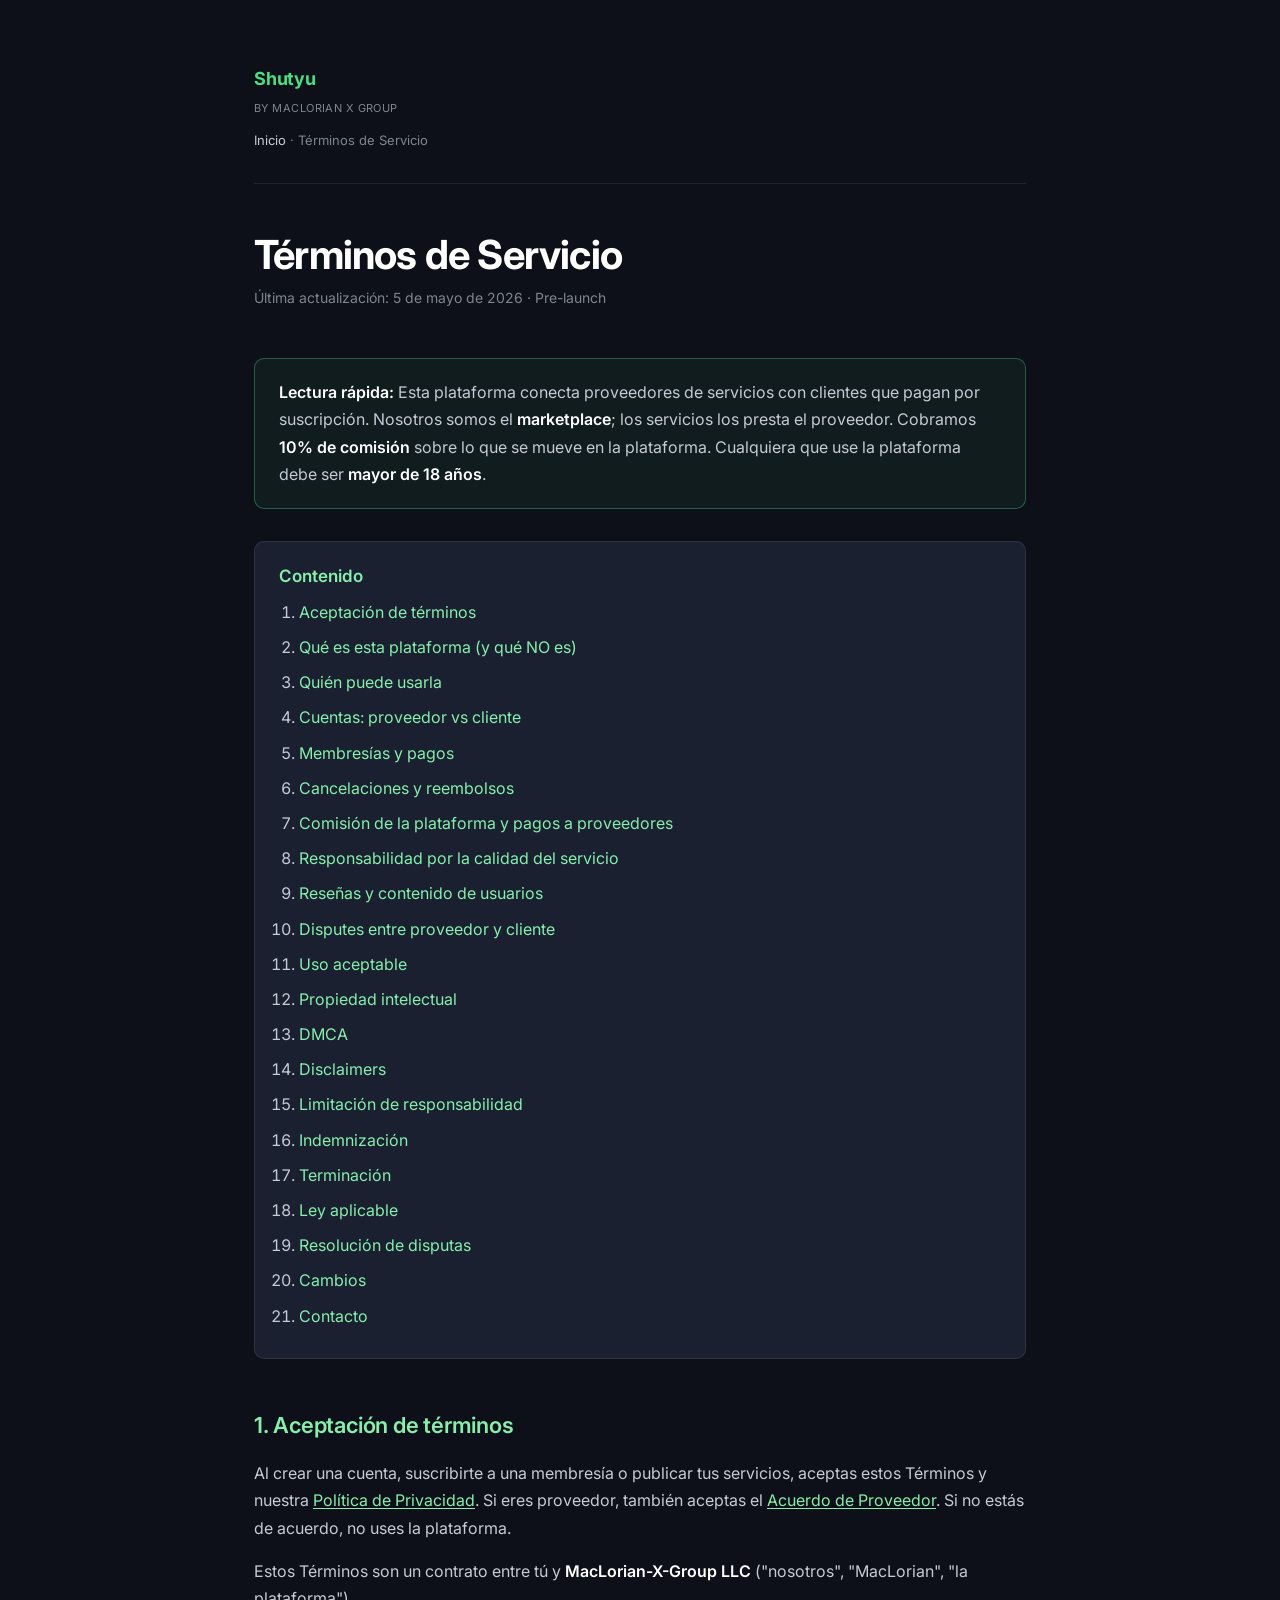
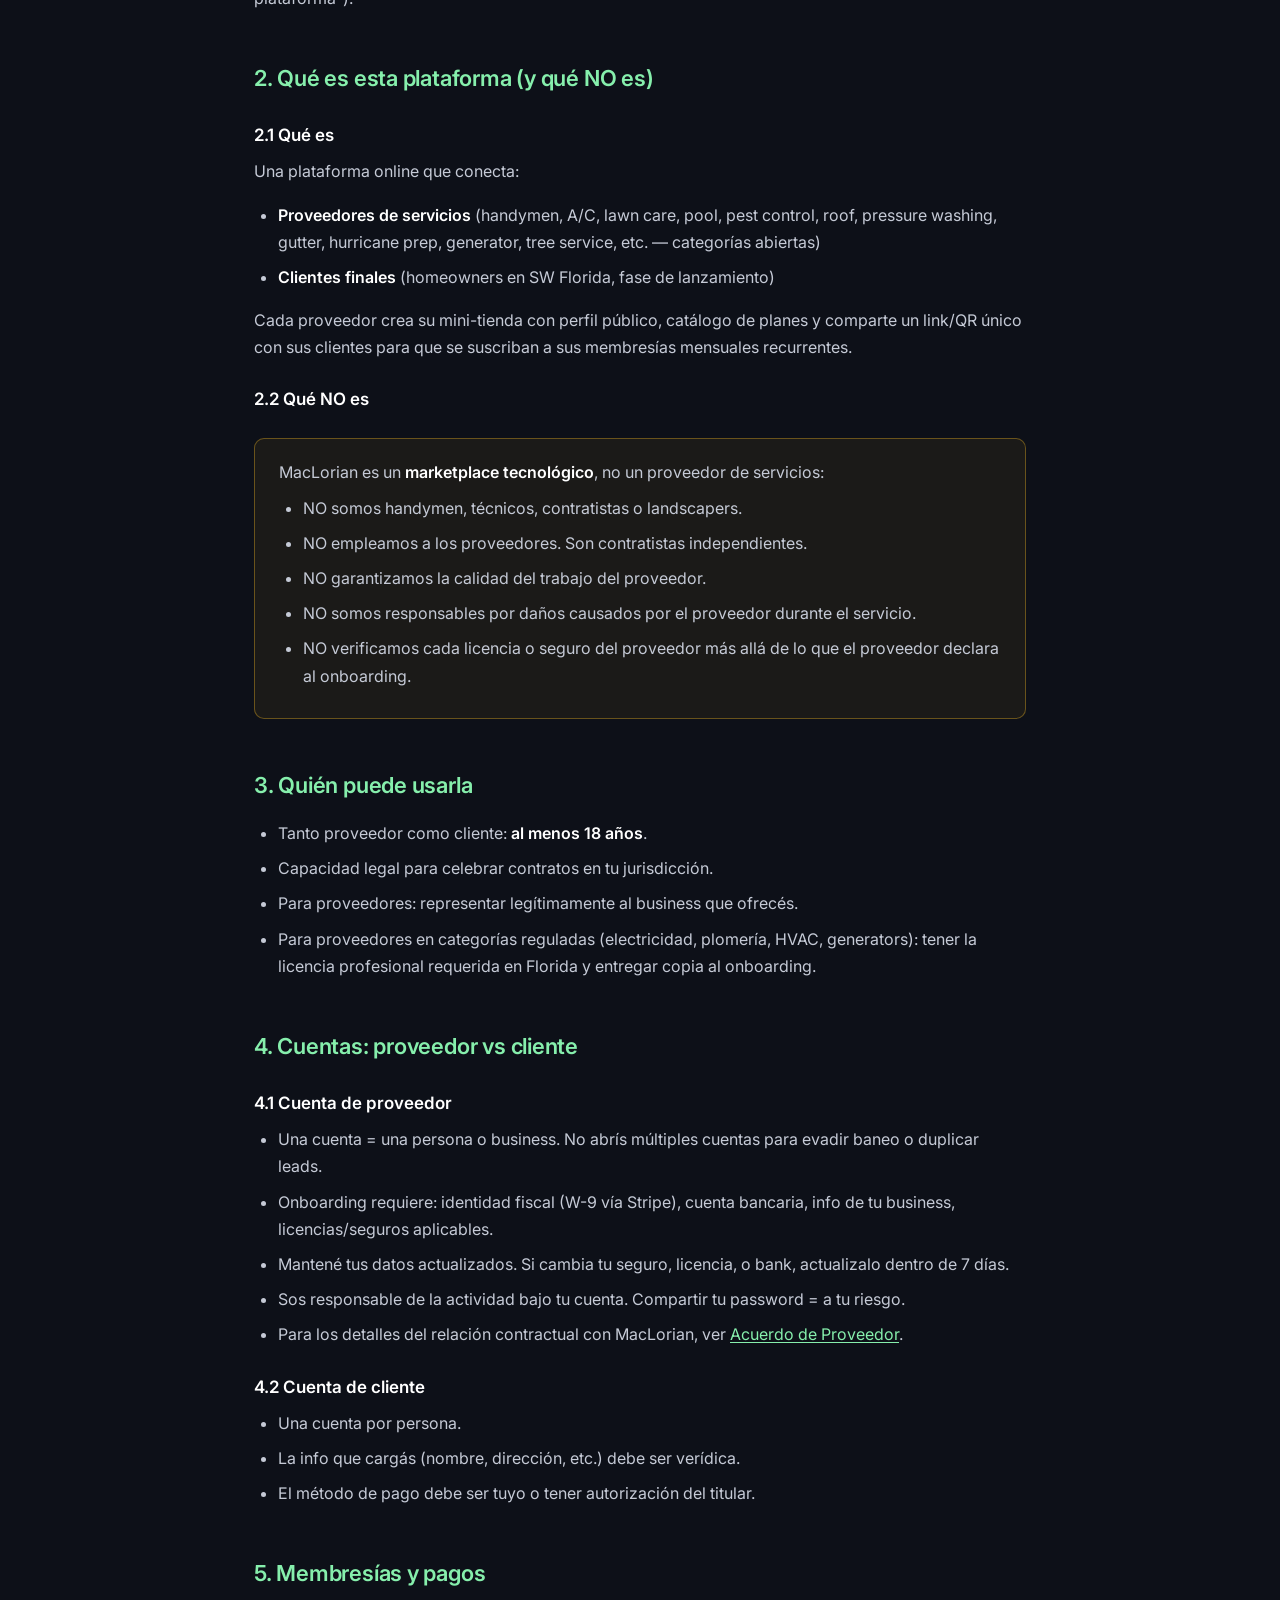
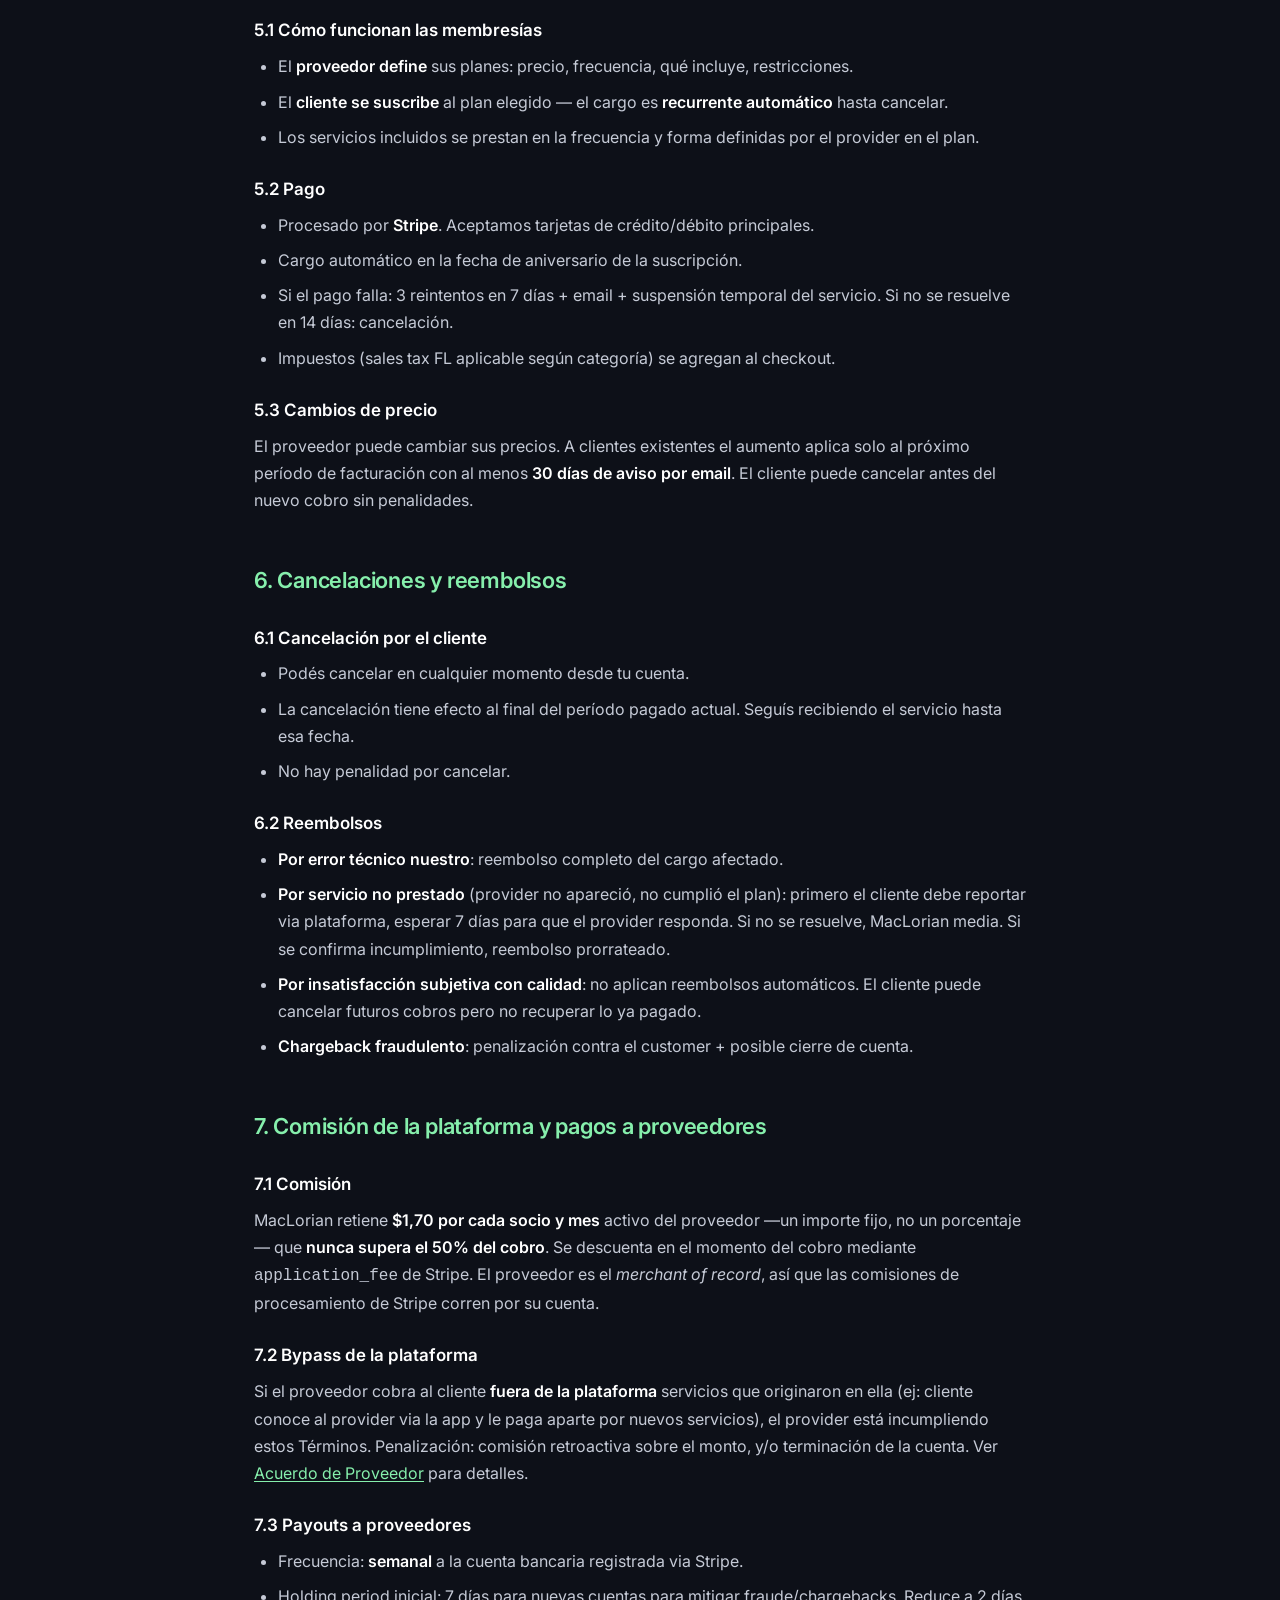
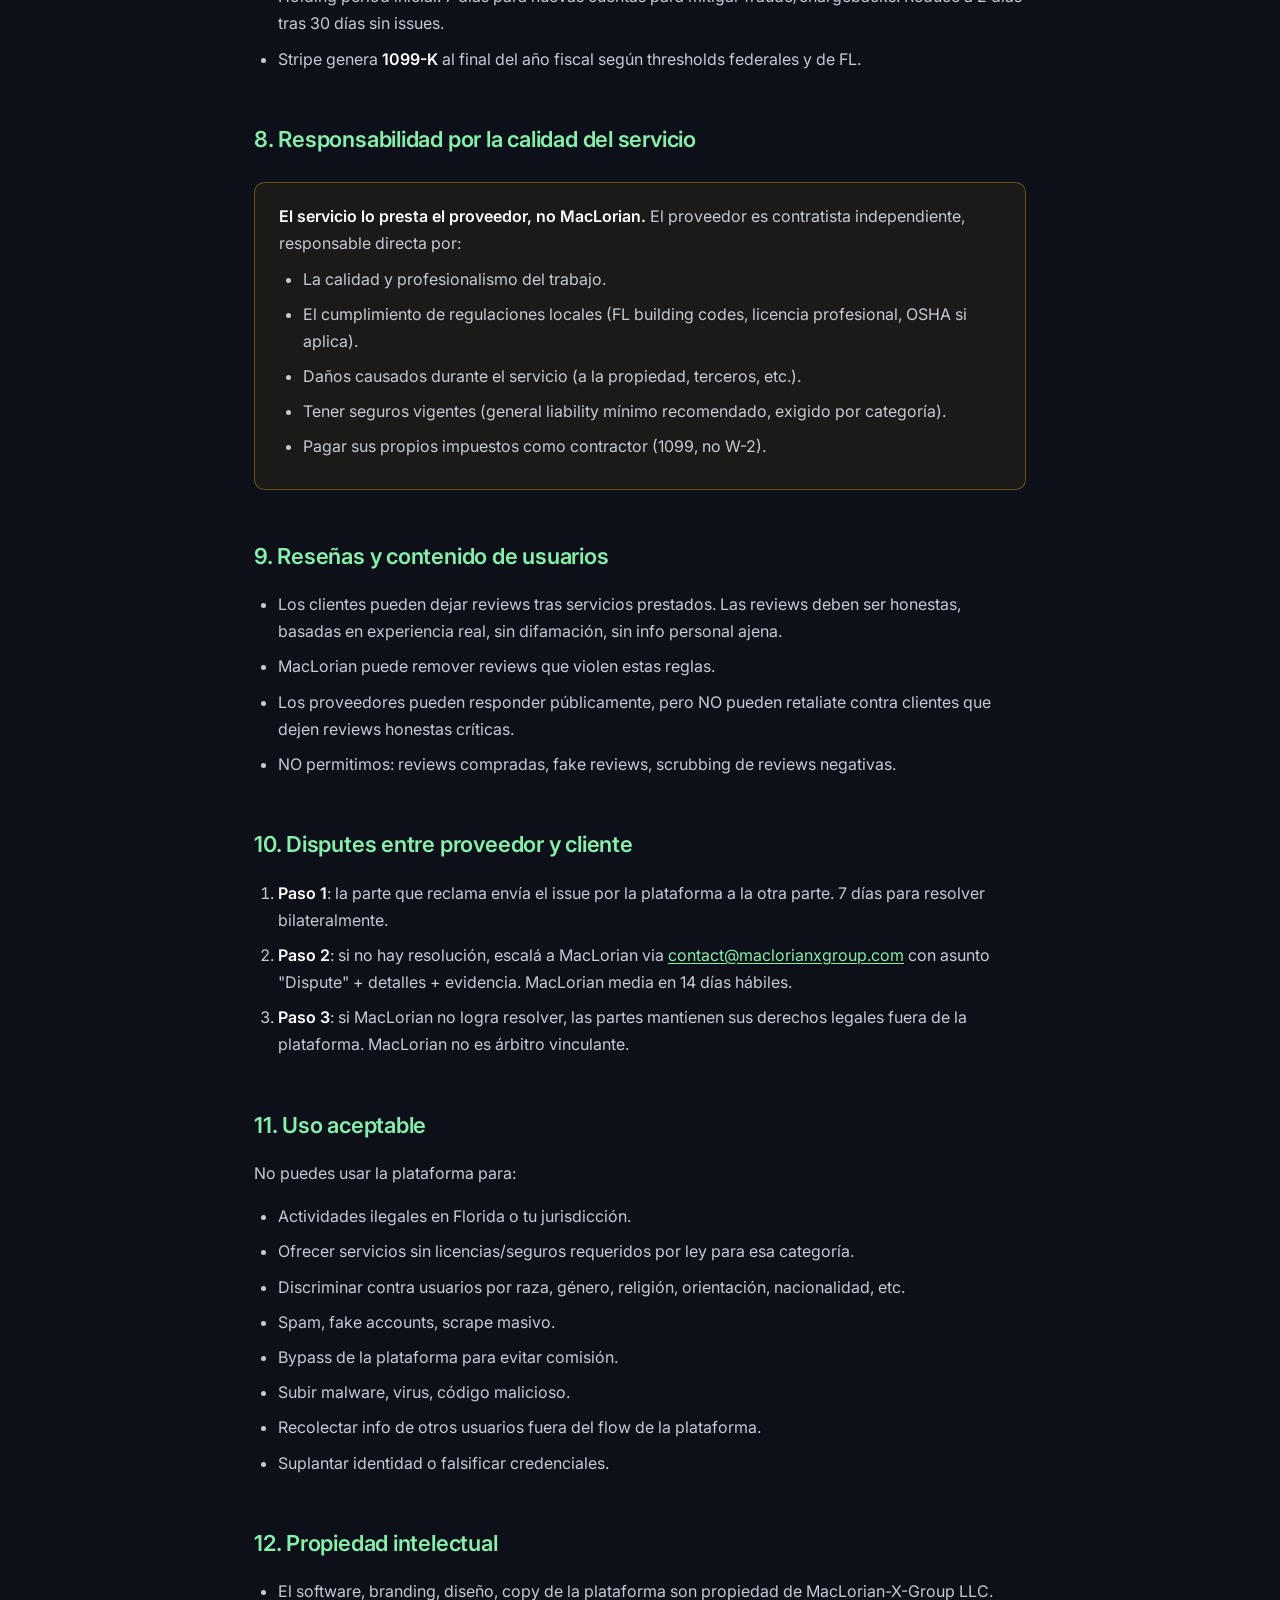
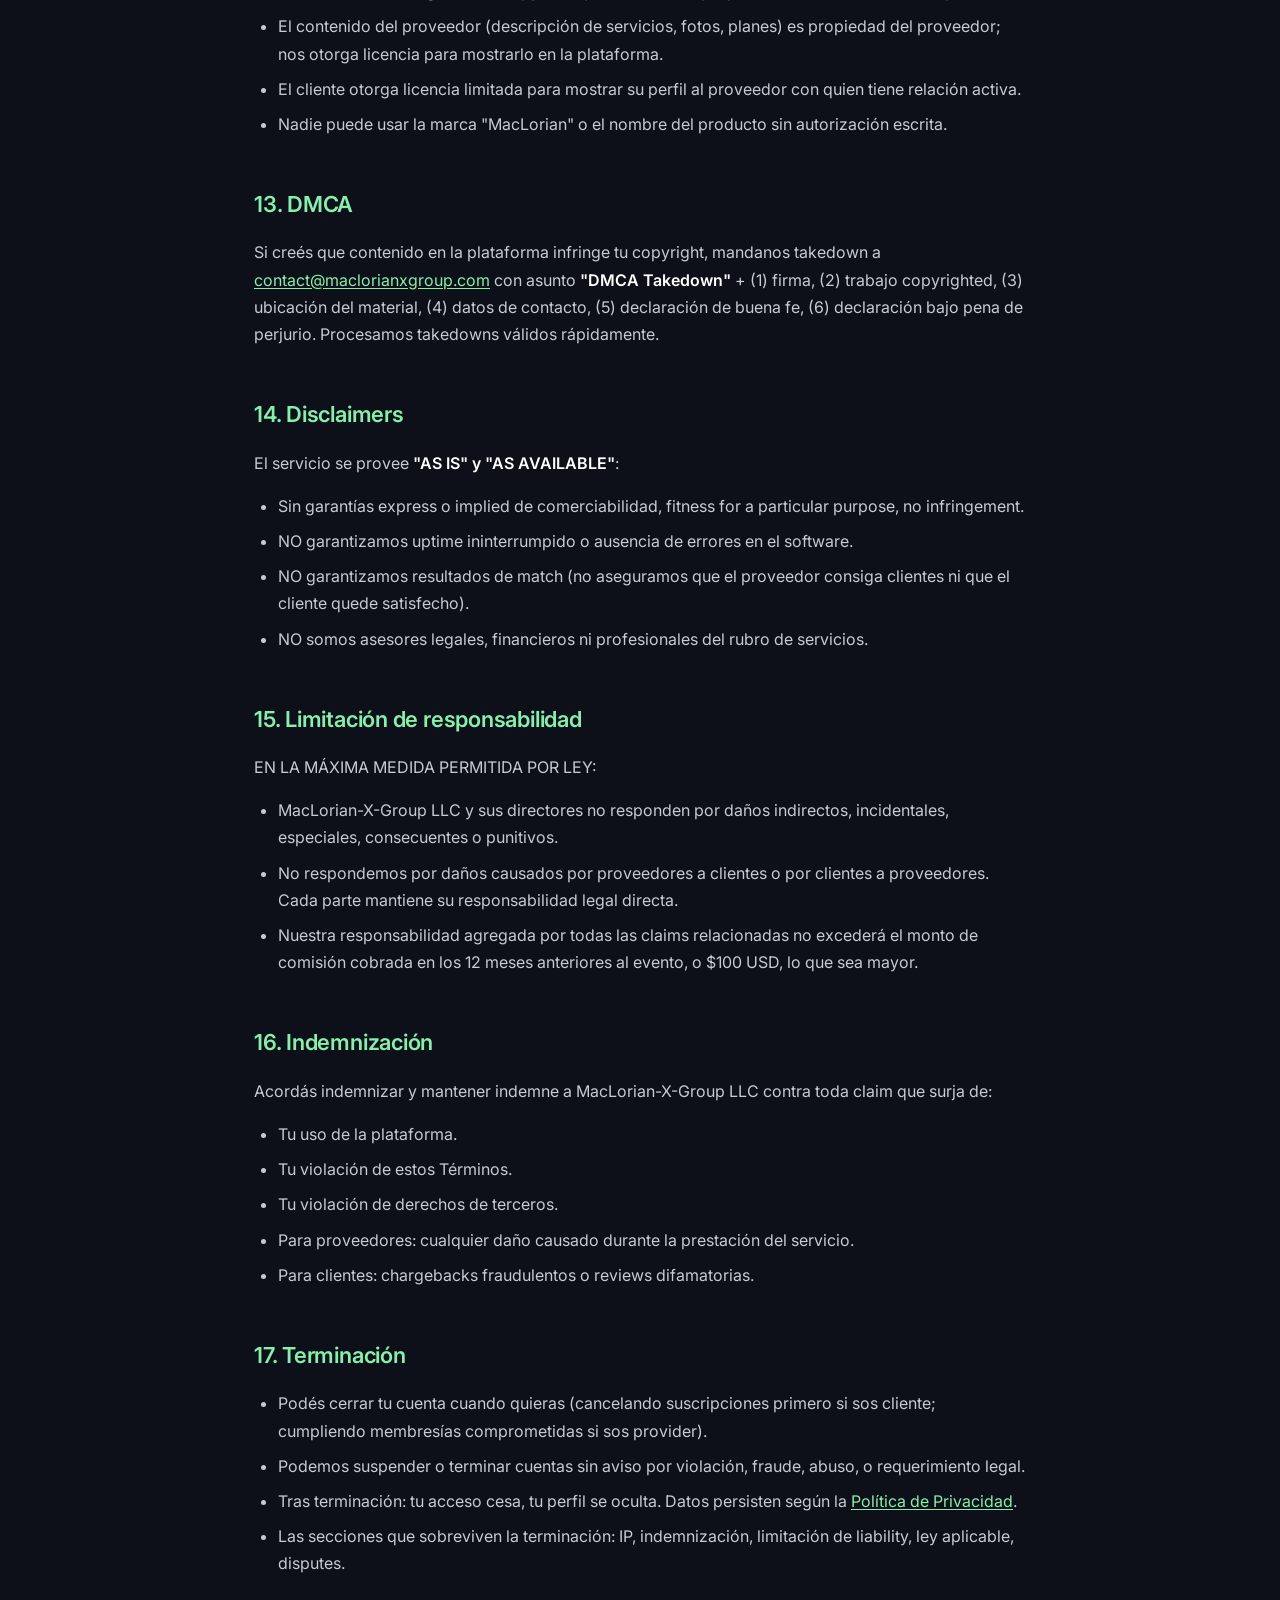
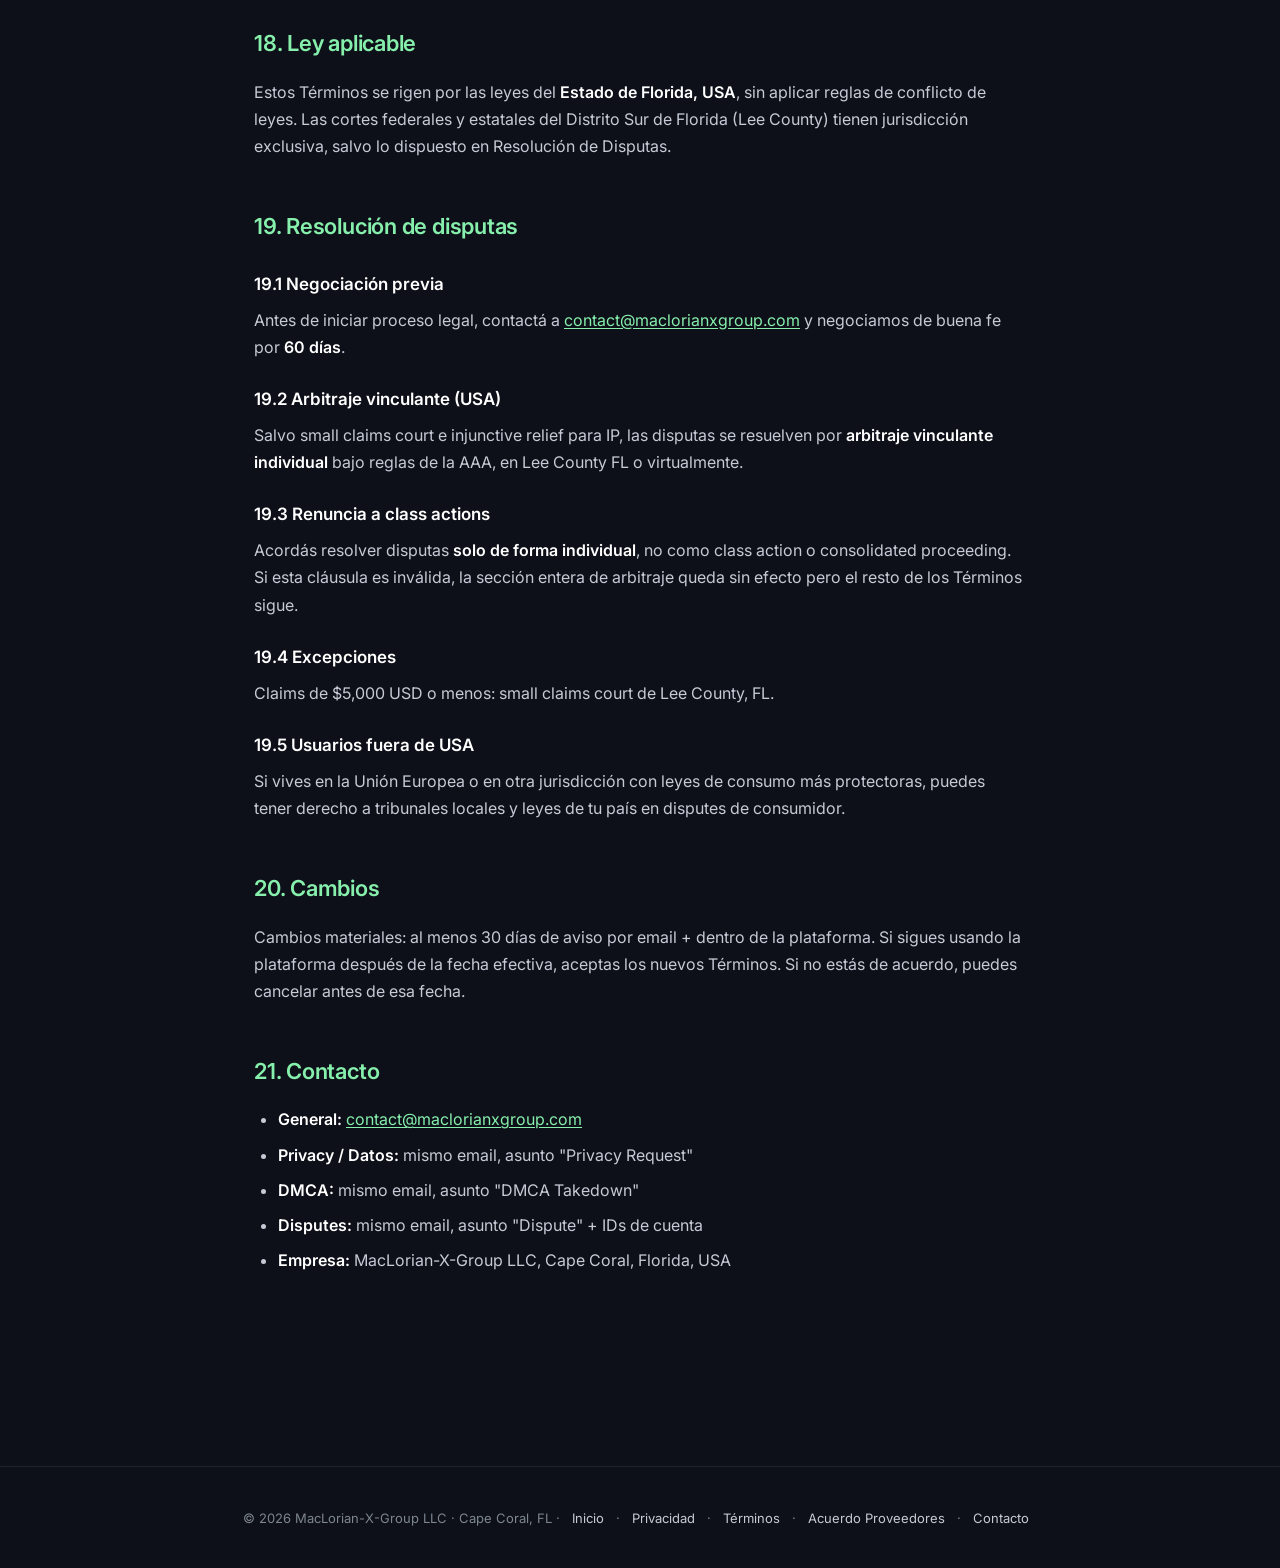
<file: campana-web/terms/index.html>
<!DOCTYPE html>
<html lang="es">
<head>
<meta charset="UTF-8">
<meta name="viewport" content="width=device-width, initial-scale=1.0">
<meta name="description" content="Términos de Servicio de la plataforma de membresías de MacLorian X Group.">
<meta name="theme-color" content="#0d1018">
<title>Términos de Servicio · Shutyu · MacLorian X Group</title>
<link rel="preconnect" href="https://fonts.googleapis.com">
<link rel="preconnect" href="https://fonts.gstatic.com" crossorigin>
<link href="https://fonts.googleapis.com/css2?family=Inter:wght@400;500;600;700&display=swap" rel="stylesheet">
<style>
:root {
  --bg: #0d1018;
  --bg-2: #131722;
  --surface: #1a2030;
  --surface-elev: #232a3d;
  --ink: #ffffff;
  --ink-soft: #c5cad6;
  --ink-mute: #7d8590;
  --rule: rgba(255,255,255,0.08);
  --accent: #4ade80;
  --accent-soft: #86efac;
  --warn: #fbbf24;
}
* { box-sizing: border-box; margin: 0; padding: 0; }
html { scroll-behavior: smooth; }
body { font-family: 'Inter', system-ui, -apple-system, sans-serif; background: var(--bg); color: var(--ink); line-height: 1.7; font-size: 16px; min-height: 100vh; }
.container { max-width: 820px; margin: 0 auto; padding: 64px 24px 96px; }
header { padding-bottom: 32px; border-bottom: 1px solid var(--rule); margin-bottom: 48px; }
.brand { font-size: 18px; font-weight: 700; color: var(--accent); letter-spacing: -0.01em; }
.brand a { color: inherit; text-decoration: none; }
.brand small { display: block; font-size: 11px; color: var(--ink-mute); font-weight: 400; margin-top: 4px; letter-spacing: 0.04em; text-transform: uppercase; }
.crumb { color: var(--ink-mute); font-size: 13px; margin-top: 12px; }
.crumb a { color: var(--ink-soft); text-decoration: none; }
.crumb a:hover { color: var(--accent); }
h1 { font-size: clamp(30px, 5vw, 40px); font-weight: 700; letter-spacing: -0.02em; margin: 32px 0 8px; line-height: 1.15; }
.updated { color: var(--ink-mute); font-size: 14px; margin-bottom: 48px; }
h2 { font-size: 22px; font-weight: 600; margin: 48px 0 16px; color: var(--accent-soft); letter-spacing: -0.01em; }
h3 { font-size: 17px; font-weight: 600; margin: 24px 0 8px; color: var(--ink); }
p { margin-bottom: 16px; color: var(--ink-soft); }
ul, ol { padding-left: 24px; margin-bottom: 16px; color: var(--ink-soft); }
li { margin-bottom: 8px; }
strong { color: var(--ink); font-weight: 600; }
a { color: var(--accent-soft); text-decoration: underline; text-underline-offset: 2px; }
a:hover { color: var(--accent); }
table { width: 100%; border-collapse: collapse; margin: 16px 0 24px; font-size: 14px; }
th, td { padding: 12px 14px; border-bottom: 1px solid var(--rule); text-align: left; vertical-align: top; }
th { background: var(--surface); color: var(--ink); font-weight: 600; }
td { color: var(--ink-soft); }
.box { background: var(--surface); border: 1px solid var(--rule); border-radius: 10px; padding: 20px 24px; margin: 24px 0; }
.box.warn { border-color: rgba(251,191,36,0.35); background: rgba(251,191,36,0.06); }
.box.notice { border-color: rgba(74,222,128,0.35); background: rgba(74,222,128,0.06); }
.toc { background: var(--surface); border: 1px solid var(--rule); border-radius: 10px; padding: 20px 24px; margin: 32px 0; }
.toc h3 { margin-top: 0; color: var(--accent-soft); }
.toc ol { margin: 8px 0 0; padding-left: 20px; }
.toc a { text-decoration: none; }
footer { padding: 40px 24px; text-align: center; color: var(--ink-mute); font-size: 13px; border-top: 1px solid var(--rule); margin-top: 80px; }
footer a { color: var(--ink-soft); text-decoration: none; margin: 0 8px; }
footer a:hover { color: var(--accent); }
</style>
</head>
<body>
<div class="container">
<header>
  <div class="brand"><a href="/">Shutyu</a><small>by MacLorian X Group</small></div>
  <div class="crumb"><a href="/">Inicio</a> · Términos de Servicio</div>
</header>

<h1>Términos de Servicio</h1>
<div class="updated">Última actualización: 5 de mayo de 2026 · Pre-launch</div>

<div class="box notice">
<p style="margin: 0;"><strong>Lectura rápida:</strong> Esta plataforma conecta proveedores de servicios con clientes que pagan por suscripción. Nosotros somos el <strong>marketplace</strong>; los servicios los presta el proveedor. Cobramos <strong>10% de comisión</strong> sobre lo que se mueve en la plataforma. Cualquiera que use la plataforma debe ser <strong>mayor de 18 años</strong>.</p>
</div>

<div class="toc">
<h3>Contenido</h3>
<ol>
  <li><a href="#1">Aceptación de términos</a></li>
  <li><a href="#2">Qué es esta plataforma (y qué NO es)</a></li>
  <li><a href="#3">Quién puede usarla</a></li>
  <li><a href="#4">Cuentas: proveedor vs cliente</a></li>
  <li><a href="#5">Membresías y pagos</a></li>
  <li><a href="#6">Cancelaciones y reembolsos</a></li>
  <li><a href="#7">Comisión de la plataforma y pagos a proveedores</a></li>
  <li><a href="#8">Responsabilidad por la calidad del servicio</a></li>
  <li><a href="#9">Reseñas y contenido de usuarios</a></li>
  <li><a href="#10">Disputes entre proveedor y cliente</a></li>
  <li><a href="#11">Uso aceptable</a></li>
  <li><a href="#12">Propiedad intelectual</a></li>
  <li><a href="#13">DMCA</a></li>
  <li><a href="#14">Disclaimers</a></li>
  <li><a href="#15">Limitación de responsabilidad</a></li>
  <li><a href="#16">Indemnización</a></li>
  <li><a href="#17">Terminación</a></li>
  <li><a href="#18">Ley aplicable</a></li>
  <li><a href="#19">Resolución de disputas</a></li>
  <li><a href="#20">Cambios</a></li>
  <li><a href="#21">Contacto</a></li>
</ol>
</div>

<h2 id="1">1. Aceptación de términos</h2>
<p>Al crear una cuenta, suscribirte a una membresía o publicar tus servicios, aceptas estos Términos y nuestra <a href="/privacy">Política de Privacidad</a>. Si eres proveedor, también aceptas el <a href="/provider-agreement">Acuerdo de Proveedor</a>. Si no estás de acuerdo, no uses la plataforma.</p>
<p>Estos Términos son un contrato entre tú y <strong>MacLorian-X-Group LLC</strong> ("nosotros", "MacLorian", "la plataforma").</p>

<h2 id="2">2. Qué es esta plataforma (y qué NO es)</h2>

<h3>2.1 Qué es</h3>
<p>Una plataforma online que conecta:</p>
<ul>
  <li><strong>Proveedores de servicios</strong> (handymen, A/C, lawn care, pool, pest control, roof, pressure washing, gutter, hurricane prep, generator, tree service, etc. — categorías abiertas)</li>
  <li><strong>Clientes finales</strong> (homeowners en SW Florida, fase de lanzamiento)</li>
</ul>
<p>Cada proveedor crea su mini-tienda con perfil público, catálogo de planes y comparte un link/QR único con sus clientes para que se suscriban a sus membresías mensuales recurrentes.</p>

<h3>2.2 Qué NO es</h3>
<div class="box warn">
<p style="margin: 0 0 8px;">MacLorian es un <strong>marketplace tecnológico</strong>, no un proveedor de servicios:</p>
<ul style="margin: 0;">
<li>NO somos handymen, técnicos, contratistas o landscapers.</li>
<li>NO empleamos a los proveedores. Son contratistas independientes.</li>
<li>NO garantizamos la calidad del trabajo del proveedor.</li>
<li>NO somos responsables por daños causados por el proveedor durante el servicio.</li>
<li>NO verificamos cada licencia o seguro del proveedor más allá de lo que el proveedor declara al onboarding.</li>
</ul>
</div>

<h2 id="3">3. Quién puede usarla</h2>
<ul>
  <li>Tanto proveedor como cliente: <strong>al menos 18 años</strong>.</li>
  <li>Capacidad legal para celebrar contratos en tu jurisdicción.</li>
  <li>Para proveedores: representar legítimamente al business que ofrecés.</li>
  <li>Para proveedores en categorías reguladas (electricidad, plomería, HVAC, generators): tener la licencia profesional requerida en Florida y entregar copia al onboarding.</li>
</ul>

<h2 id="4">4. Cuentas: proveedor vs cliente</h2>

<h3>4.1 Cuenta de proveedor</h3>
<ul>
  <li>Una cuenta = una persona o business. No abrís múltiples cuentas para evadir baneo o duplicar leads.</li>
  <li>Onboarding requiere: identidad fiscal (W-9 vía Stripe), cuenta bancaria, info de tu business, licencias/seguros aplicables.</li>
  <li>Mantené tus datos actualizados. Si cambia tu seguro, licencia, o bank, actualizalo dentro de 7 días.</li>
  <li>Sos responsable de la actividad bajo tu cuenta. Compartir tu password = a tu riesgo.</li>
  <li>Para los detalles del relación contractual con MacLorian, ver <a href="/provider-agreement">Acuerdo de Proveedor</a>.</li>
</ul>

<h3>4.2 Cuenta de cliente</h3>
<ul>
  <li>Una cuenta por persona.</li>
  <li>La info que cargás (nombre, dirección, etc.) debe ser verídica.</li>
  <li>El método de pago debe ser tuyo o tener autorización del titular.</li>
</ul>

<h2 id="5">5. Membresías y pagos</h2>

<h3>5.1 Cómo funcionan las membresías</h3>
<ul>
  <li>El <strong>proveedor define</strong> sus planes: precio, frecuencia, qué incluye, restricciones.</li>
  <li>El <strong>cliente se suscribe</strong> al plan elegido — el cargo es <strong>recurrente automático</strong> hasta cancelar.</li>
  <li>Los servicios incluidos se prestan en la frecuencia y forma definidas por el provider en el plan.</li>
</ul>

<h3>5.2 Pago</h3>
<ul>
  <li>Procesado por <strong>Stripe</strong>. Aceptamos tarjetas de crédito/débito principales.</li>
  <li>Cargo automático en la fecha de aniversario de la suscripción.</li>
  <li>Si el pago falla: 3 reintentos en 7 días + email + suspensión temporal del servicio. Si no se resuelve en 14 días: cancelación.</li>
  <li>Impuestos (sales tax FL aplicable según categoría) se agregan al checkout.</li>
</ul>

<h3>5.3 Cambios de precio</h3>
<p>El proveedor puede cambiar sus precios. A clientes existentes el aumento aplica solo al próximo período de facturación con al menos <strong>30 días de aviso por email</strong>. El cliente puede cancelar antes del nuevo cobro sin penalidades.</p>

<h2 id="6">6. Cancelaciones y reembolsos</h2>

<h3>6.1 Cancelación por el cliente</h3>
<ul>
  <li>Podés cancelar en cualquier momento desde tu cuenta.</li>
  <li>La cancelación tiene efecto al final del período pagado actual. Seguís recibiendo el servicio hasta esa fecha.</li>
  <li>No hay penalidad por cancelar.</li>
</ul>

<h3>6.2 Reembolsos</h3>
<ul>
  <li><strong>Por error técnico nuestro</strong>: reembolso completo del cargo afectado.</li>
  <li><strong>Por servicio no prestado</strong> (provider no apareció, no cumplió el plan): primero el cliente debe reportar via plataforma, esperar 7 días para que el provider responda. Si no se resuelve, MacLorian media. Si se confirma incumplimiento, reembolso prorrateado.</li>
  <li><strong>Por insatisfacción subjetiva con calidad</strong>: no aplican reembolsos automáticos. El cliente puede cancelar futuros cobros pero no recuperar lo ya pagado.</li>
  <li><strong>Chargeback fraudulento</strong>: penalización contra el customer + posible cierre de cuenta.</li>
</ul>

<h2 id="7">7. Comisión de la plataforma y pagos a proveedores</h2>

<h3>7.1 Comisión</h3>
<p>MacLorian retiene <strong>$1,70 por cada socio y mes</strong> activo del proveedor —un importe fijo, no un porcentaje— que <strong>nunca supera el 50% del cobro</strong>. Se descuenta en el momento del cobro mediante <code>application_fee</code> de Stripe. El proveedor es el <em>merchant of record</em>, así que las comisiones de procesamiento de Stripe corren por su cuenta.</p>

<h3>7.2 Bypass de la plataforma</h3>
<p>Si el proveedor cobra al cliente <strong>fuera de la plataforma</strong> servicios que originaron en ella (ej: cliente conoce al provider via la app y le paga aparte por nuevos servicios), el provider está incumpliendo estos Términos. Penalización: comisión retroactiva sobre el monto, y/o terminación de la cuenta. Ver <a href="/provider-agreement">Acuerdo de Proveedor</a> para detalles.</p>

<h3>7.3 Payouts a proveedores</h3>
<ul>
  <li>Frecuencia: <strong>semanal</strong> a la cuenta bancaria registrada via Stripe.</li>
  <li>Holding period inicial: 7 días para nuevas cuentas para mitigar fraude/chargebacks. Reduce a 2 días tras 30 días sin issues.</li>
  <li>Stripe genera <strong>1099-K</strong> al final del año fiscal según thresholds federales y de FL.</li>
</ul>

<h2 id="8">8. Responsabilidad por la calidad del servicio</h2>
<div class="box warn">
<p style="margin: 0;"><strong>El servicio lo presta el proveedor, no MacLorian.</strong> El proveedor es contratista independiente, responsable directa por:</p>
<ul style="margin: 8px 0 0;">
<li>La calidad y profesionalismo del trabajo.</li>
<li>El cumplimiento de regulaciones locales (FL building codes, licencia profesional, OSHA si aplica).</li>
<li>Daños causados durante el servicio (a la propiedad, terceros, etc.).</li>
<li>Tener seguros vigentes (general liability mínimo recomendado, exigido por categoría).</li>
<li>Pagar sus propios impuestos como contractor (1099, no W-2).</li>
</ul>
</div>

<h2 id="9">9. Reseñas y contenido de usuarios</h2>
<ul>
  <li>Los clientes pueden dejar reviews tras servicios prestados. Las reviews deben ser honestas, basadas en experiencia real, sin difamación, sin info personal ajena.</li>
  <li>MacLorian puede remover reviews que violen estas reglas.</li>
  <li>Los proveedores pueden responder públicamente, pero NO pueden retaliate contra clientes que dejen reviews honestas críticas.</li>
  <li>NO permitimos: reviews compradas, fake reviews, scrubbing de reviews negativas.</li>
</ul>

<h2 id="10">10. Disputes entre proveedor y cliente</h2>
<ol>
  <li><strong>Paso 1</strong>: la parte que reclama envía el issue por la plataforma a la otra parte. 7 días para resolver bilateralmente.</li>
  <li><strong>Paso 2</strong>: si no hay resolución, escalá a MacLorian via <a href="mailto:contact@maclorianxgroup.com">contact@maclorianxgroup.com</a> con asunto "Dispute" + detalles + evidencia. MacLorian media en 14 días hábiles.</li>
  <li><strong>Paso 3</strong>: si MacLorian no logra resolver, las partes mantienen sus derechos legales fuera de la plataforma. MacLorian no es árbitro vinculante.</li>
</ol>

<h2 id="11">11. Uso aceptable</h2>
<p>No puedes usar la plataforma para:</p>
<ul>
  <li>Actividades ilegales en Florida o tu jurisdicción.</li>
  <li>Ofrecer servicios sin licencias/seguros requeridos por ley para esa categoría.</li>
  <li>Discriminar contra usuarios por raza, género, religión, orientación, nacionalidad, etc.</li>
  <li>Spam, fake accounts, scrape masivo.</li>
  <li>Bypass de la plataforma para evitar comisión.</li>
  <li>Subir malware, virus, código malicioso.</li>
  <li>Recolectar info de otros usuarios fuera del flow de la plataforma.</li>
  <li>Suplantar identidad o falsificar credenciales.</li>
</ul>

<h2 id="12">12. Propiedad intelectual</h2>
<ul>
  <li>El software, branding, diseño, copy de la plataforma son propiedad de MacLorian-X-Group LLC.</li>
  <li>El contenido del proveedor (descripción de servicios, fotos, planes) es propiedad del proveedor; nos otorga licencia para mostrarlo en la plataforma.</li>
  <li>El cliente otorga licencia limitada para mostrar su perfil al proveedor con quien tiene relación activa.</li>
  <li>Nadie puede usar la marca "MacLorian" o el nombre del producto sin autorización escrita.</li>
</ul>

<h2 id="13">13. DMCA</h2>
<p>Si creés que contenido en la plataforma infringe tu copyright, mandanos takedown a <a href="mailto:contact@maclorianxgroup.com">contact@maclorianxgroup.com</a> con asunto <strong>"DMCA Takedown"</strong> + (1) firma, (2) trabajo copyrighted, (3) ubicación del material, (4) datos de contacto, (5) declaración de buena fe, (6) declaración bajo pena de perjurio. Procesamos takedowns válidos rápidamente.</p>

<h2 id="14">14. Disclaimers</h2>
<p>El servicio se provee <strong>"AS IS" y "AS AVAILABLE"</strong>:</p>
<ul>
  <li>Sin garantías express o implied de comerciabilidad, fitness for a particular purpose, no infringement.</li>
  <li>NO garantizamos uptime ininterrumpido o ausencia de errores en el software.</li>
  <li>NO garantizamos resultados de match (no aseguramos que el proveedor consiga clientes ni que el cliente quede satisfecho).</li>
  <li>NO somos asesores legales, financieros ni profesionales del rubro de servicios.</li>
</ul>

<h2 id="15">15. Limitación de responsabilidad</h2>
<p>EN LA MÁXIMA MEDIDA PERMITIDA POR LEY:</p>
<ul>
  <li>MacLorian-X-Group LLC y sus directores no responden por daños indirectos, incidentales, especiales, consecuentes o punitivos.</li>
  <li>No respondemos por daños causados por proveedores a clientes o por clientes a proveedores. Cada parte mantiene su responsabilidad legal directa.</li>
  <li>Nuestra responsabilidad agregada por todas las claims relacionadas no excederá el monto de comisión cobrada en los 12 meses anteriores al evento, o $100 USD, lo que sea mayor.</li>
</ul>

<h2 id="16">16. Indemnización</h2>
<p>Acordás indemnizar y mantener indemne a MacLorian-X-Group LLC contra toda claim que surja de:</p>
<ul>
  <li>Tu uso de la plataforma.</li>
  <li>Tu violación de estos Términos.</li>
  <li>Tu violación de derechos de terceros.</li>
  <li>Para proveedores: cualquier daño causado durante la prestación del servicio.</li>
  <li>Para clientes: chargebacks fraudulentos o reviews difamatorias.</li>
</ul>

<h2 id="17">17. Terminación</h2>
<ul>
  <li>Podés cerrar tu cuenta cuando quieras (cancelando suscripciones primero si sos cliente; cumpliendo membresías comprometidas si sos provider).</li>
  <li>Podemos suspender o terminar cuentas sin aviso por violación, fraude, abuso, o requerimiento legal.</li>
  <li>Tras terminación: tu acceso cesa, tu perfil se oculta. Datos persisten según la <a href="/privacy">Política de Privacidad</a>.</li>
  <li>Las secciones que sobreviven la terminación: IP, indemnización, limitación de liability, ley aplicable, disputes.</li>
</ul>

<h2 id="18">18. Ley aplicable</h2>
<p>Estos Términos se rigen por las leyes del <strong>Estado de Florida, USA</strong>, sin aplicar reglas de conflicto de leyes. Las cortes federales y estatales del Distrito Sur de Florida (Lee County) tienen jurisdicción exclusiva, salvo lo dispuesto en Resolución de Disputas.</p>

<h2 id="19">19. Resolución de disputas</h2>

<h3>19.1 Negociación previa</h3>
<p>Antes de iniciar proceso legal, contactá a <a href="mailto:contact@maclorianxgroup.com">contact@maclorianxgroup.com</a> y negociamos de buena fe por <strong>60 días</strong>.</p>

<h3>19.2 Arbitraje vinculante (USA)</h3>
<p>Salvo small claims court e injunctive relief para IP, las disputas se resuelven por <strong>arbitraje vinculante individual</strong> bajo reglas de la AAA, en Lee County FL o virtualmente.</p>

<h3>19.3 Renuncia a class actions</h3>
<p>Acordás resolver disputas <strong>solo de forma individual</strong>, no como class action o consolidated proceeding. Si esta cláusula es inválida, la sección entera de arbitraje queda sin efecto pero el resto de los Términos sigue.</p>

<h3>19.4 Excepciones</h3>
<p>Claims de $5,000 USD o menos: small claims court de Lee County, FL.</p>

<h3>19.5 Usuarios fuera de USA</h3>
<p>Si vives en la Unión Europea o en otra jurisdicción con leyes de consumo más protectoras, puedes tener derecho a tribunales locales y leyes de tu país en disputes de consumidor.</p>

<h2 id="20">20. Cambios</h2>
<p>Cambios materiales: al menos 30 días de aviso por email + dentro de la plataforma. Si sigues usando la plataforma después de la fecha efectiva, aceptas los nuevos Términos. Si no estás de acuerdo, puedes cancelar antes de esa fecha.</p>

<h2 id="21">21. Contacto</h2>
<ul>
  <li><strong>General:</strong> <a href="mailto:contact@maclorianxgroup.com">contact@maclorianxgroup.com</a></li>
  <li><strong>Privacy / Datos:</strong> mismo email, asunto "Privacy Request"</li>
  <li><strong>DMCA:</strong> mismo email, asunto "DMCA Takedown"</li>
  <li><strong>Disputes:</strong> mismo email, asunto "Dispute" + IDs de cuenta</li>
  <li><strong>Empresa:</strong> MacLorian-X-Group LLC, Cape Coral, Florida, USA</li>
</ul>

</div>
<footer>
  © 2026 MacLorian-X-Group LLC · Cape Coral, FL ·
  <a href="/">Inicio</a> ·
  <a href="/privacy">Privacidad</a> ·
  <a href="/terms">Términos</a> ·
  <a href="/provider-agreement">Acuerdo Proveedores</a> ·
  <a href="mailto:contact@maclorianxgroup.com">Contacto</a>
</footer>
</body>
</html>
</file>
